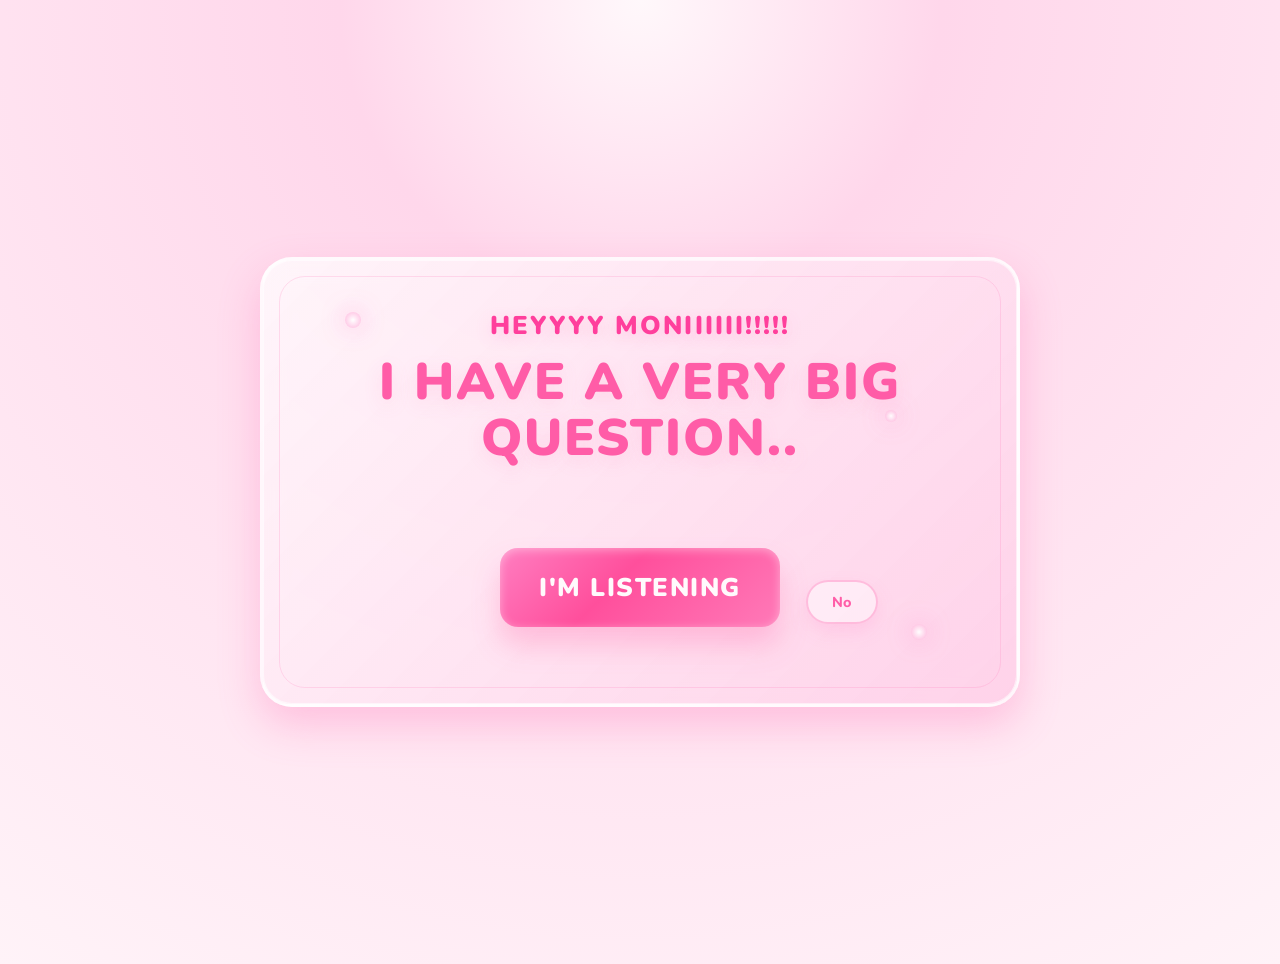
<file: index.html>
<!DOCTYPE html>
<html lang="en">
  <head>
    <meta charset="UTF-8" />
    <meta name="viewport" content="width=device-width, initial-scale=1.0" />
    <title>Hey Moniiiii</title>
    <link rel="preconnect" href="https://fonts.googleapis.com" />
    <link rel="preconnect" href="https://fonts.gstatic.com" crossorigin />
    <link href="https://fonts.googleapis.com/css2?family=Nunito:wght@400;600;700;800;900&display=swap" rel="stylesheet" />
    <link rel="stylesheet" href="styles.css" />
  </head>
  <body>
    <div class="heart-field" aria-hidden="true"></div>

    <main class="page-shell">
      <section class="message-card" aria-label="Question card">
        <div class="spark spark-one"></div>
        <div class="spark spark-two"></div>
        <div class="spark spark-three"></div>

        <p class="intro">HEYYYY MONIIIIII!!!!!</p>
        <h1>I HAVE A VERY BIG QUESTION..</h1>

        <div class="actions" aria-label="Answer choices">
          <button id="listenBtn" class="listen-btn" type="button">I'M LISTENING</button>
        </div>

        <button id="noBtn" class="no-btn" type="button" aria-label="No">No</button>

        <p id="responseText" class="response" hidden>
          You already had my attention. <span>❤</span>
        </p>
      </section>
    </main>

    <script src="script.js"></script>
  </body>
</html>
</file>
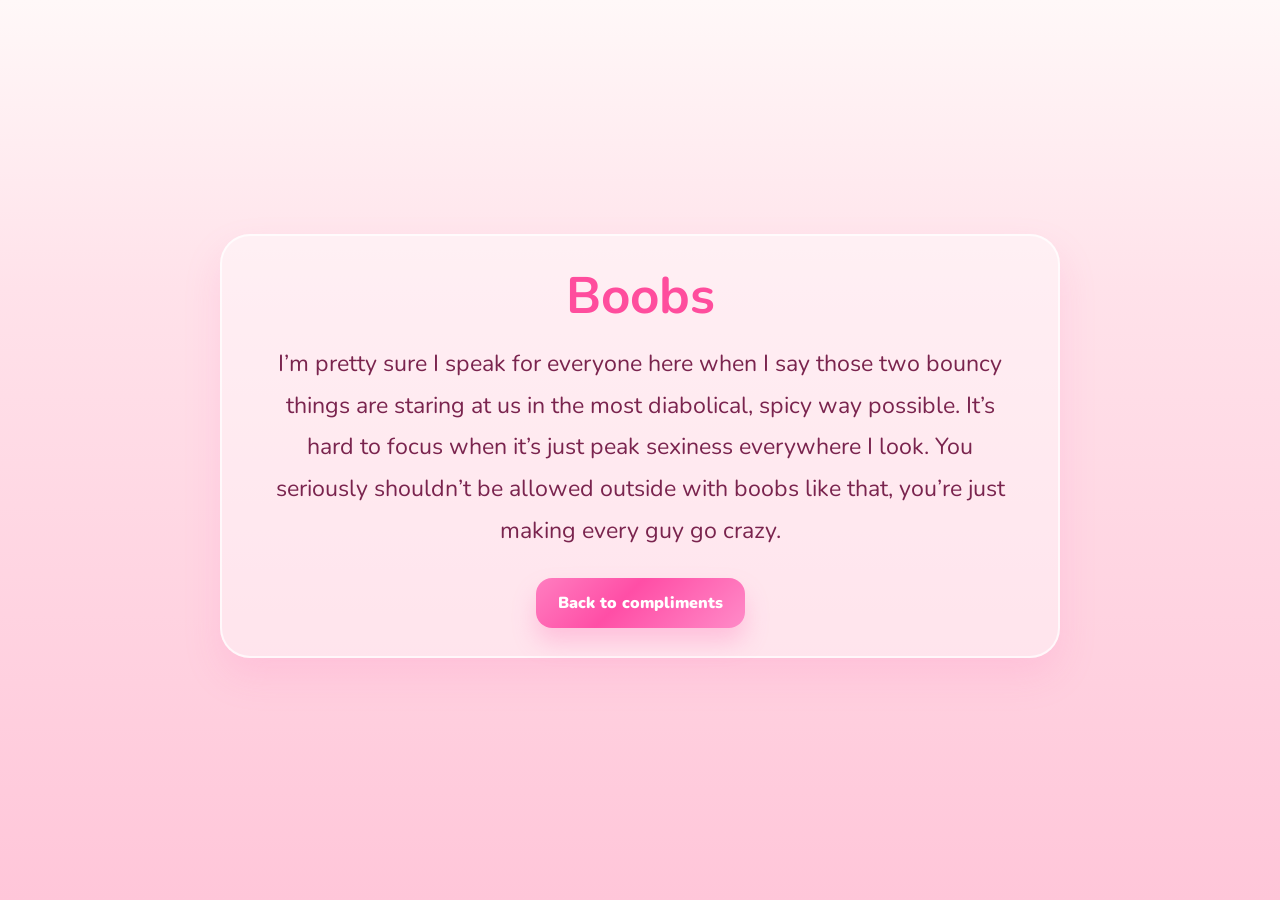
<file: boobs-page.html>
<!DOCTYPE html>
<html lang="en">
  <head>
    <meta charset="UTF-8" />
    <meta name="viewport" content="width=device-width, initial-scale=1.0" />
    <title>Boobs</title>
    <link rel="preconnect" href="https://fonts.googleapis.com" />
    <link rel="preconnect" href="https://fonts.gstatic.com" crossorigin />
    <link href="https://fonts.googleapis.com/css2?family=Nunito:wght@400;600;700;800;900&display=swap" rel="stylesheet" />
    <link rel="stylesheet" href="styles.css" />
    <style>
      body {
        background: linear-gradient(180deg, #fff8f8 0%, #ffe2ea 32%, #ffc6d9 100%);
        min-height: 100vh;
        overflow-x: hidden;
        padding: 32px 0 40px;
      }

      .heart-field {
        position: fixed;
        inset: 0;
        overflow: hidden;
        pointer-events: none;
        z-index: 0;
      }

      .heart {
        position: absolute;
        top: -20%;
        font-size: 1.1rem;
        color: rgba(255, 115, 186, 0.8);
        text-shadow: 0 0 12px rgba(255, 163, 210, 0.7);
        animation: floatHeart linear forwards;
        opacity: 0;
      }

      .spark-pop {
        position: absolute;
        top: 50%;
        left: 50%;
        font-size: 2rem;
        color: rgba(255, 106, 168, 0.9);
        text-shadow: 0 0 12px rgba(255, 154, 208, 0.7);
        animation: sparkFloat 2.4s ease-out forwards;
        opacity: 0;
        pointer-events: none;
      }

      @keyframes floatHeart {
        0% {
          transform: translate3d(0, 0, 0) scale(0.6) rotate(0deg);
          opacity: 0;
        }
        15% {
          opacity: 0.9;
        }
        100% {
          transform: translate3d(var(--drift), 110vh, 0) scale(1.3) rotate(18deg);
          opacity: 0;
        }
      }

      @keyframes sparkFloat {
        0% {
          opacity: 0;
          transform: translate(-50%, 0) scale(0.8) rotate(0deg);
        }
        15% {
          opacity: 1;
        }
        100% {
          opacity: 0;
          transform: translate(
            calc(-50% + var(--spark-x, 0px)),
            calc(-28px + var(--spark-y, -18px))
          ) scale(1.4) rotate(16deg);
        }
      }

      .compliment-card {
        position: relative;
        z-index: 1;
        width: min(92vw, 840px);
        margin: 0 auto;
        padding: 32px 24px 28px;
        border-radius: 30px;
        background: rgba(255, 255, 255, 0.42);
        border: 2px solid rgba(255,255,255,0.7);
        box-shadow: 0 18px 36px rgba(255, 124, 187, 0.18);
        text-align: center;
      }

      .compliment-card h1 {
        margin: 0 0 18px;
        font-size: clamp(2.2rem, 4vw, 4rem);
        line-height: 1.1;
        color: #ff4d9d;
      }

      .compliment-card p {
        margin: 0 auto;
        max-width: 760px;
        font-size: clamp(1.1rem, 2vw, 1.45rem);
        line-height: 1.8;
        color: #7a244e;
      }

      .back-btn {
        display: inline-block;
        margin-top: 26px;
        border: none;
        border-radius: 16px;
        background: linear-gradient(135deg, #ff7ec0 0%, #ff4ea6 42%, #ff8bc8 100%);
        color: white;
        padding: 14px 22px;
        font-size: 1rem;
        font-weight: 900;
        cursor: pointer;
        box-shadow: 0 14px 24px rgba(255, 98, 172, 0.28);
      }
    </style>
  </head>
  <body>
    <div class="heart-field" aria-hidden="true"></div>

    <main class="compliment-card">
      <h1>Boobs</h1>
      <p>
        I’m pretty sure I speak for everyone here when I say those two bouncy things are staring at us in the most
        diabolical, spicy way possible. It’s hard to focus when it’s just peak sexiness everywhere I look.
        You seriously shouldn’t be allowed outside with boobs like that, you’re just making every guy go crazy.
      </p>

      <button class="back-btn" type="button">Back to compliments</button>
    </main>

    <script>
      const heartField = document.querySelector('.heart-field');
      const backBtn = document.querySelector('.back-btn');

      backBtn.addEventListener('click', () => {
        window.location.href = 'compliments-page.html';
      });

      function createHeart() {
        if (!heartField) return;
        const heart = document.createElement('span');
        const symbols = ['❤', '♥', '♡'];
        heart.className = 'heart';
        heart.textContent = symbols[Math.floor(Math.random() * symbols.length)];
        heart.style.left = `${Math.random() * 100}%`;
        heart.style.animationDuration = `${8 + Math.random() * 7}s`;
        heart.style.fontSize = `${0.9 + Math.random() * 1.8}rem`;
        heart.style.setProperty('--drift', `${(Math.random() - 0.5) * 180}px`);
        heartField.appendChild(heart);
        setTimeout(() => heart.remove(), 15000);
      }

      function createSparkPop() {
        const spark = document.createElement('span');
        spark.className = 'spark-pop';
        const emojis = ['🔥', '✨', '😍', '💥'];
        spark.textContent = emojis[Math.floor(Math.random() * emojis.length)];
        spark.style.left = `${18 + Math.random() * 64}%`;
        spark.style.top = `${18 + Math.random() * 62}%`;
        spark.style.setProperty('--spark-x', `${(Math.random() - 0.5) * 150}px`);
        spark.style.setProperty('--spark-y', `${(Math.random() - 0.5) * 140}px`);
        document.body.appendChild(spark);
        setTimeout(() => spark.remove(), 2400);
      }

      for (let i = 0; i < 18; i += 1) {
        setTimeout(createHeart, i * 260);
      }

      for (let i = 0; i < 10; i += 1) {
        setTimeout(createSparkPop, i * 420);
      }

      setInterval(createHeart, 520);
      setInterval(createSparkPop, 1800);
    </script>
  </body>
</html>
</file>
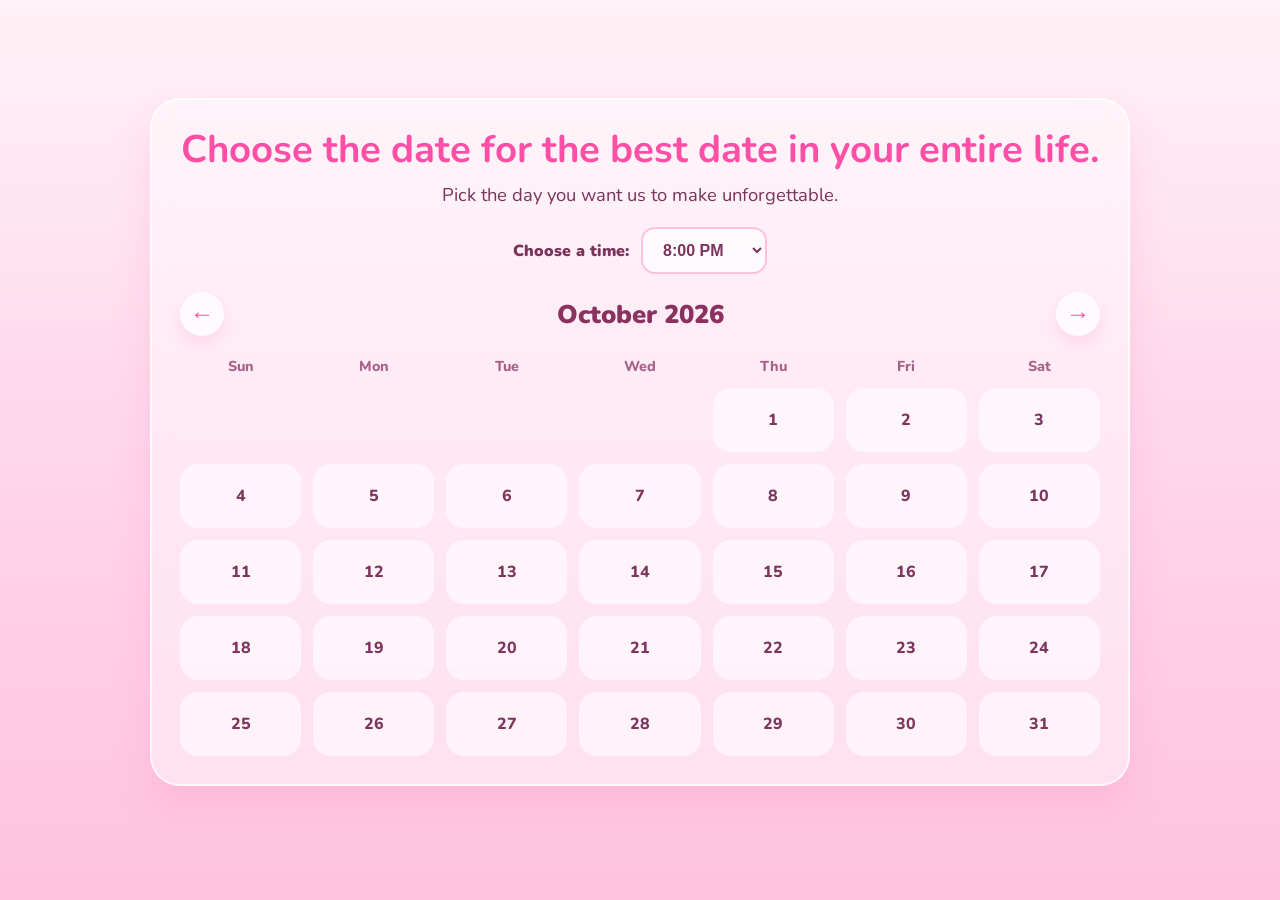
<file: calendar-forever.html>
<!DOCTYPE html>
<html lang="en">
  <head>
    <meta charset="UTF-8" />
    <meta name="viewport" content="width=device-width, initial-scale=1.0" />
    <title>Choose Our Date</title>
    <link rel="preconnect" href="https://fonts.googleapis.com" />
    <link rel="preconnect" href="https://fonts.gstatic.com" crossorigin />
    <link href="https://fonts.googleapis.com/css2?family=Nunito:wght@400;600;700;800;900&display=swap" rel="stylesheet" />
    <link rel="stylesheet" href="styles.css" />
    <style>
      body {
        background: linear-gradient(180deg, #fff2f7 0%, #ffd8ec 45%, #ffc2df 100%);
        min-height: 100vh;
        overflow-x: hidden;
        padding: 24px 0 40px;
      }

      .heart-field {
        position: fixed;
        inset: 0;
        overflow: hidden;
        pointer-events: none;
        z-index: 0;
      }

      .heart {
        position: absolute;
        top: -20%;
        font-size: 1.1rem;
        color: rgba(255, 122, 184, 0.8);
        text-shadow: 0 0 12px rgba(255, 146, 206, 0.7);
        animation: floatHeart linear forwards;
        opacity: 0;
      }

      @keyframes floatHeart {
        0% {
          transform: translate3d(0, 0, 0) scale(0.6) rotate(0deg);
          opacity: 0;
        }
        15% {
          opacity: 0.9;
        }
        100% {
          transform: translate3d(var(--drift), 120vh, 0) scale(1.3) rotate(18deg);
          opacity: 0;
        }
      }

      .calendar-shell {
        position: relative;
        z-index: 1;
        width: min(92vw, 980px);
        padding: 28px;
        border-radius: 30px;
        background: rgba(255, 255, 255, 0.45);
        border: 2px solid rgba(255,255,255,0.7);
        box-shadow: 0 18px 36px rgba(255, 118, 177, 0.18);
        backdrop-filter: blur(10px);
      }

      .calendar-top {
        text-align: center;
        margin-bottom: 20px;
      }

      .calendar-top h2 {
        margin: 0;
        font-size: clamp(2rem, 3vw, 3rem);
        color: #ff4ea6;
        line-height: 1.15;
      }

      .calendar-top p {
        margin: 10px auto 0;
        max-width: 660px;
        font-size: 1.15rem;
        color: #7a335c;
      }

      .time-picker-wrap {
        display: flex;
        align-items: center;
        justify-content: center;
        gap: 12px;
        margin: 18px auto 0;
        flex-wrap: wrap;
      }

      .time-label {
        font-size: 1rem;
        font-weight: 900;
        color: #7a335c;
      }

      .time-picker {
        padding: 12px 16px;
        border: 2px solid rgba(255, 107, 176, 0.4);
        border-radius: 14px;
        background: rgba(255,255,255,0.7);
        color: #7a335c;
        font-size: 1rem;
        font-weight: 800;
      }

      .month-bar {
        display: flex;
        align-items: center;
        justify-content: space-between;
        gap: 12px;
        margin: 18px 0 20px;
      }

      .month-nav-btn {
        width: 44px;
        height: 44px;
        border: none;
        border-radius: 50%;
        background: rgba(255,255,255,0.72);
        color: #ff4ea6;
        font-size: 1.5rem;
        font-weight: 900;
        cursor: pointer;
        box-shadow: 0 8px 16px rgba(255, 120, 180, 0.18);
      }

      .month-label {
        flex: 1;
        text-align: center;
        font-size: clamp(1.2rem, 2vw, 1.8rem);
        font-weight: 900;
        color: #8a325f;
      }

      .calendar-grid {
        display: grid;
        grid-template-columns: repeat(7, minmax(52px, 1fr));
        gap: 12px;
        margin-top: 20px;
      }

      .day-name {
        text-align: center;
        font-size: 0.9rem;
        font-weight: 800;
        color: #8f3f6d;
        opacity: 0.8;
      }

      .day {
        border: none;
        min-height: 64px;
        border-radius: 18px;
        background: rgba(255,255,255,0.58);
        color: #7d355f;
        font-size: 1rem;
        font-weight: 800;
        cursor: pointer;
        transition: transform 0.2s ease, box-shadow 0.2s ease, background 0.2s ease;
      }

      .day:hover {
        transform: translateY(-2px);
        background: rgba(255, 207, 230, 0.9);
        box-shadow: 0 8px 18px rgba(255, 119, 179, 0.18);
      }

      .day.empty {
        background: transparent;
        box-shadow: none;
        cursor: default;
      }

      .day.selected {
        background: linear-gradient(135deg, #ff83c4, #ff4ea6);
        color: white;
        box-shadow: 0 10px 20px rgba(255, 94, 168, 0.3);
      }

    </style>
  </head>
  <body>
    <div class="heart-field" aria-hidden="true"></div>

    <main class="calendar-shell">
      <div class="calendar-top">
        <h2>Choose the date for the best date in your entire life.</h2>
        <p>Pick the day you want us to make unforgettable.</p>
      </div>

      <div class="time-picker-wrap">
        <label class="time-label" for="timePicker">Choose a time:</label>
        <select id="timePicker" class="time-picker">
          <option value="7:00 PM">7:00 PM</option>
          <option value="7:30 PM">7:30 PM</option>
          <option value="8:00 PM" selected>8:00 PM</option>
          <option value="8:30 PM">8:30 PM</option>
          <option value="9:00 PM">9:00 PM</option>
          <option value="9:30 PM">9:30 PM</option>
          <option value="10:00 PM">10:00 PM</option>
        </select>
      </div>

      <div class="month-bar" aria-label="Choose month">
        <button type="button" class="month-nav-btn" id="prevMonth" aria-label="Previous month">←</button>
        <div class="month-label" id="monthLabel">October 2026</div>
        <button type="button" class="month-nav-btn" id="nextMonth" aria-label="Next month">→</button>
      </div>

      <div class="calendar-grid" id="calendarGrid"></div>

    </main>

    <script>
      const calendarGrid = document.getElementById('calendarGrid');
      const monthLabel = document.getElementById('monthLabel');
      const prevMonthBtn = document.getElementById('prevMonth');
      const nextMonthBtn = document.getElementById('nextMonth');
      const timePicker = document.getElementById('timePicker');
      const days = ['Sun', 'Mon', 'Tue', 'Wed', 'Thu', 'Fri', 'Sat'];

      const startMonth = new Date(2026, 9, 1);
      let currentMonthDate = new Date(startMonth.getFullYear(), startMonth.getMonth(), 1);

      function renderMonth() {
        const month = currentMonthDate.getMonth();
        const year = currentMonthDate.getFullYear();
        const monthStart = new Date(year, month, 1);
        const monthEnd = new Date(year, month + 1, 0);
        const firstDayIndex = monthStart.getDay();
        const totalDays = monthEnd.getDate();

        calendarGrid.innerHTML = '';
        monthLabel.textContent = `${monthStart.toLocaleString('en-US', { month: 'long' })} ${year}`;

        days.forEach((day) => {
          const cell = document.createElement('div');
          cell.className = 'day-name';
          cell.textContent = day;
          calendarGrid.appendChild(cell);
        });

        for (let i = 0; i < firstDayIndex; i += 1) {
          const empty = document.createElement('button');
          empty.type = 'button';
          empty.className = 'day empty';
          empty.disabled = true;
          calendarGrid.appendChild(empty);
        }

        for (let day = 1; day <= totalDays; day += 1) {
          const btn = document.createElement('button');
          btn.type = 'button';
          btn.className = 'day';
          btn.textContent = day;

          btn.addEventListener('click', () => {
            document.querySelectorAll('.day:not(.empty)').forEach((d) => d.classList.remove('selected'));
            btn.classList.add('selected');

            const selectedDate = new Date(year, month, day);
            localStorage.setItem('selectedDate', selectedDate.toISOString());
            localStorage.setItem('selectedTime', timePicker.value);
            window.location.href = 'restaurant.html';
          });

          calendarGrid.appendChild(btn);
        }
      }

      prevMonthBtn.addEventListener('click', () => {
        const nextMonth = new Date(currentMonthDate.getFullYear(), currentMonthDate.getMonth() - 1, 1);
        if (nextMonth < startMonth) {
          return;
        }

        currentMonthDate = nextMonth;
        renderMonth();
      });

      nextMonthBtn.addEventListener('click', () => {
        currentMonthDate = new Date(currentMonthDate.getFullYear(), currentMonthDate.getMonth() + 1, 1);
        renderMonth();
      });

      const heartField = document.querySelector('.heart-field');
      function createHeart() {
        if (!heartField) return;
        const heart = document.createElement('span');
        const symbols = ['❤', '♥', '♡'];
        heart.className = 'heart';
        heart.textContent = symbols[Math.floor(Math.random() * symbols.length)];
        heart.style.left = `${Math.random() * 100}%`;
        heart.style.animationDuration = `${8 + Math.random() * 7}s`;
        heart.style.fontSize = `${0.9 + Math.random() * 1.7}rem`;
        heart.style.setProperty('--drift', `${(Math.random() - 0.5) * 180}px`);
        heartField.appendChild(heart);
        setTimeout(() => heart.remove(), 15000);
      }

      renderMonth();

      for (let i = 0; i < 18; i += 1) {
        setTimeout(createHeart, i * 260);
      }

      setInterval(createHeart, 500);
    </script>
  </body>
</html>
</file>
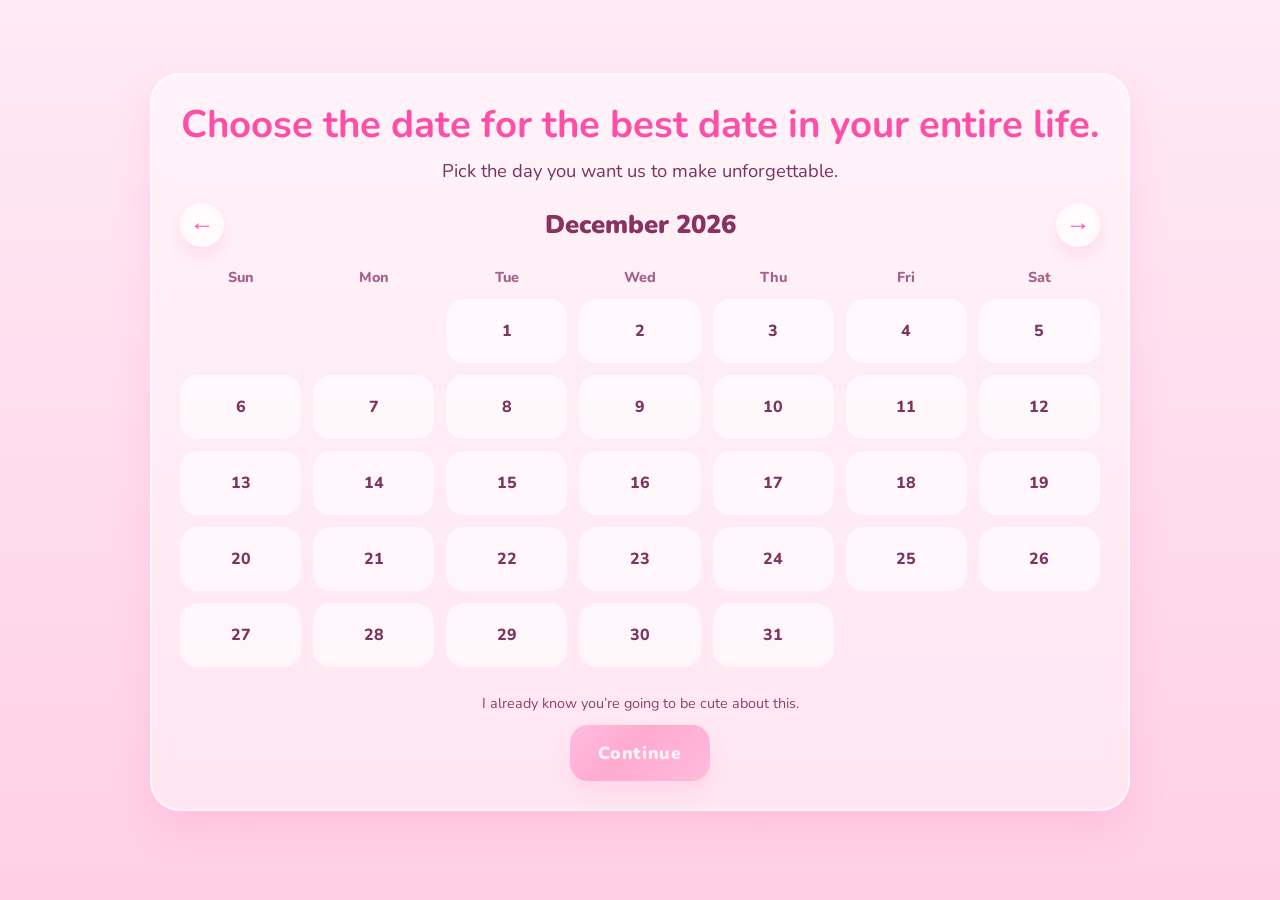
<file: calendar.html>
<!DOCTYPE html>
<html lang="en">
  <head>
    <meta charset="UTF-8" />
    <meta name="viewport" content="width=device-width, initial-scale=1.0" />
    <title>Choose Our Date</title>
    <link rel="preconnect" href="https://fonts.googleapis.com" />
    <link rel="preconnect" href="https://fonts.gstatic.com" crossorigin />
    <link href="https://fonts.googleapis.com/css2?family=Nunito:wght@400;600;700;800;900&display=swap" rel="stylesheet" />
    <link rel="stylesheet" href="styles.css" />
    <style>
      body {
        background: linear-gradient(180deg, #ffeaf5 0%, #ffcfe6 100%);
        min-height: 100vh;
        overflow-x: hidden;
        padding: 24px 0 40px;
      }

      .heart-field {
        position: fixed;
        inset: 0;
        overflow: hidden;
        pointer-events: none;
        z-index: 0;
      }

      .heart {
        position: absolute;
        top: -20%;
        font-size: 1.1rem;
        color: rgba(255, 122, 184, 0.8);
        text-shadow: 0 0 12px rgba(255, 146, 206, 0.7);
        animation: floatHeart linear forwards;
        opacity: 0;
      }

      @keyframes floatHeart {
        0% {
          transform: translate3d(0, 0, 0) scale(0.6) rotate(0deg);
          opacity: 0;
        }
        15% {
          opacity: 0.9;
        }
        100% {
          transform: translate3d(var(--drift), 110vh, 0) scale(1.3) rotate(18deg);
          opacity: 0;
        }
      }

      .calendar-shell {
        position: relative;
        z-index: 1;
        width: min(92vw, 980px);
        padding: 28px;
        border-radius: 30px;
        background: rgba(255, 255, 255, 0.45);
        border: 2px solid rgba(255,255,255,0.65);
        box-shadow: 0 18px 36px rgba(255, 118, 177, 0.18);
        backdrop-filter: blur(10px);
      }

      .calendar-top {
        text-align: center;
        margin-bottom: 20px;
      }

      .calendar-top h2 {
        margin: 0;
        font-size: clamp(2rem, 3vw, 3rem);
        color: #ff4ea6;
        line-height: 1.15;
      }

      .calendar-top p {
        margin: 10px auto 0;
        max-width: 640px;
        font-size: 1.15rem;
        color: #7a335c;
      }

      .month-bar {
        display: flex;
        align-items: center;
        justify-content: space-between;
        gap: 12px;
        margin: 18px 0 20px;
      }

      .month-nav-btn {
        width: 44px;
        height: 44px;
        border: none;
        border-radius: 50%;
        background: rgba(255,255,255,0.72);
        color: #ff4ea6;
        font-size: 1.5rem;
        font-weight: 900;
        cursor: pointer;
        box-shadow: 0 8px 16px rgba(255, 120, 180, 0.18);
      }

      .month-label {
        flex: 1;
        text-align: center;
        font-size: clamp(1.2rem, 2vw, 1.8rem);
        font-weight: 900;
        color: #8a325f;
      }

      .calendar-grid {
        display: grid;
        grid-template-columns: repeat(7, minmax(52px, 1fr));
        gap: 12px;
        margin-top: 20px;
      }

      .day-name {
        text-align: center;
        font-size: 0.9rem;
        font-weight: 800;
        color: #8f3f6d;
        opacity: 0.8;
      }

      .day {
        border: none;
        min-height: 64px;
        border-radius: 18px;
        background: rgba(255,255,255,0.58);
        color: #7d355f;
        font-size: 1rem;
        font-weight: 800;
        cursor: pointer;
        transition: transform 0.2s ease, box-shadow 0.2s ease, background 0.2s ease;
      }

      .day:hover {
        transform: translateY(-2px);
        background: rgba(255, 207, 230, 0.9);
        box-shadow: 0 8px 18px rgba(255, 119, 179, 0.18);
      }

      .day.empty {
        background: transparent;
        box-shadow: none;
        cursor: default;
      }

      .day.selected {
        background: linear-gradient(135deg, #ff83c4, #ff4ea6);
        color: white;
        box-shadow: 0 10px 20px rgba(255, 94, 168, 0.3);
      }

      .calendar-footer {
        text-align: center;
        margin-top: 26px;
      }

      .calendar-footer .small-note {
        font-size: 0.9rem;
        color: #8d416a;
        margin-bottom: 12px;
        min-height: 20px;
      }

      .next-btn {
        display: inline-block;
        border: none;
        border-radius: 18px;
        background: linear-gradient(135deg, #ff7ec1 0%, #ff4f9c 42%, #ff7ab8 100%);
        color: white;
        padding: 16px 28px;
        font-size: 1.1rem;
        font-weight: 900;
        letter-spacing: 0.04em;
        cursor: pointer;
        box-shadow: 0 14px 22px rgba(255, 92, 167, 0.28);
      }

      .next-btn:disabled {
        opacity: 0.4;
        cursor: not-allowed;
      }
    </style>
  </head>
  <body>
    <div class="heart-field" aria-hidden="true"></div>

    <main class="calendar-shell">
      <div class="calendar-top">
        <h2>Choose the date for the best date in your entire life.</h2>
        <p>Pick the day you want us to make unforgettable.</p>
      </div>

      <div class="month-bar" aria-label="Choose month">
        <button type="button" class="month-nav-btn" id="prevMonth" aria-label="Previous month">←</button>
        <div class="month-label" id="monthLabel">September 2026</div>
        <button type="button" class="month-nav-btn" id="nextMonth" aria-label="Next month">→</button>
      </div>

      <div class="calendar-grid" id="calendarGrid"></div>

      <div class="calendar-footer">
        <div class="small-note" id="selectedDateLabel">I already know you’re going to be cute about this.</div>
        <button id="continueBtn" class="next-btn" type="button" disabled>Continue</button>
      </div>
    </main>

    <script>
      const calendarGrid = document.getElementById('calendarGrid');
      const selectedDateLabel = document.getElementById('selectedDateLabel');
      const continueBtn = document.getElementById('continueBtn');
      const monthLabel = document.getElementById('monthLabel');
      const prevMonthBtn = document.getElementById('prevMonth');
      const nextMonthBtn = document.getElementById('nextMonth');
      const days = ['Sun', 'Mon', 'Tue', 'Wed', 'Thu', 'Fri', 'Sat'];

      const today = new Date();
      let currentMonthDate = new Date(today.getFullYear(), today.getMonth(), 1);
      let selectedDate = null;

      function renderMonth() {
        const month = currentMonthDate.getMonth();
        const year = currentMonthDate.getFullYear();
        const monthStart = new Date(year, month, 1);
        const monthEnd = new Date(year, month + 1, 0);
        const firstDayIndex = monthStart.getDay();
        const totalDays = monthEnd.getDate();

        calendarGrid.innerHTML = '';
        monthLabel.textContent = `${monthStart.toLocaleString('en-US', { month: 'long' })} ${year}`;

        days.forEach((day) => {
          const cell = document.createElement('div');
          cell.className = 'day-name';
          cell.textContent = day;
          calendarGrid.appendChild(cell);
        });

        for (let i = 0; i < firstDayIndex; i += 1) {
          const empty = document.createElement('button');
          empty.type = 'button';
          empty.className = 'day empty';
          empty.disabled = true;
          calendarGrid.appendChild(empty);
        }

        for (let day = 1; day <= totalDays; day += 1) {
          const btn = document.createElement('button');
          btn.type = 'button';
          btn.className = 'day';
          btn.textContent = day;

          btn.addEventListener('click', () => {
            selectedDate = new Date(year, month, day);
            document.querySelectorAll('.day:not(.empty)').forEach((d) => d.classList.remove('selected'));
            btn.classList.add('selected');
            selectedDateLabel.textContent = 'This one feels right, huh?';
            continueBtn.disabled = false;
            showPopup('Aww, not yet, cutie — press continue 💖');
          });

          calendarGrid.appendChild(btn);
        }
      }

      function showPopup(message) {
        const popup = document.createElement('div');
        popup.innerHTML = `💗 ${message} ✨`;
        popup.style.position = 'fixed';
        popup.style.left = '50%';
        popup.style.top = '20px';
        popup.style.transform = 'translateX(-50%)';
        popup.style.background = 'linear-gradient(135deg, rgba(255,255,255,0.96), rgba(255, 220, 236, 0.92))';
        popup.style.color = '#ff4ea6';
        popup.style.border = '2px solid rgba(255, 165, 210, 0.65)';
        popup.style.borderRadius = '999px';
        popup.style.padding = '12px 18px';
        popup.style.boxShadow = '0 14px 30px rgba(255, 110, 176, 0.22), 0 0 20px rgba(255, 165, 210, 0.35)';
        popup.style.fontWeight = '900';
        popup.style.fontSize = '0.9rem';
        popup.style.letterSpacing = '0.04em';
        popup.style.zIndex = '20';
        popup.style.maxWidth = '92vw';
        popup.style.textAlign = 'center';
        popup.style.whiteSpace = 'nowrap';
        document.body.appendChild(popup);
        setTimeout(() => popup.remove(), 2500);
      }

      prevMonthBtn.addEventListener('click', () => {
        currentMonthDate = new Date(currentMonthDate.getFullYear(), currentMonthDate.getMonth() - 1, 1);
        selectedDate = null;
        continueBtn.disabled = true;
        selectedDateLabel.textContent = 'I already know you’re going to be cute about this.';
        renderMonth();
      });

      nextMonthBtn.addEventListener('click', () => {
        currentMonthDate = new Date(currentMonthDate.getFullYear(), currentMonthDate.getMonth() + 1, 1);
        selectedDate = null;
        continueBtn.disabled = true;
        selectedDateLabel.textContent = 'I already know you’re going to be cute about this.';
        renderMonth();
      });

      continueBtn.addEventListener('click', () => {
        if (!selectedDate) {
          showPopup('Pick a date first, pretty girl 💕');
          return;
        }

        localStorage.setItem('selectedDate', selectedDate.toISOString());
        window.location.href = 'final-page.html';
      });

      const heartField = document.querySelector('.heart-field');
      function createHeart() {
        if (!heartField) return;
        const heart = document.createElement('span');
        const symbols = ['❤', '♥', '♡'];
        heart.className = 'heart';
        heart.textContent = symbols[Math.floor(Math.random() * symbols.length)];
        heart.style.left = `${Math.random() * 100}%`;
        heart.style.animationDuration = `${8 + Math.random() * 7}s`;
        heart.style.fontSize = `${0.9 + Math.random() * 1.7}rem`;
        heart.style.setProperty('--drift', `${(Math.random() - 0.5) * 180}px`);
        heartField.appendChild(heart);
        setTimeout(() => heart.remove(), 15000);
      }

      renderMonth();

      for (let i = 0; i < 18; i += 1) {
        setTimeout(createHeart, i * 260);
      }

      setInterval(createHeart, 500);
    </script>
  </body>
</html>
</file>
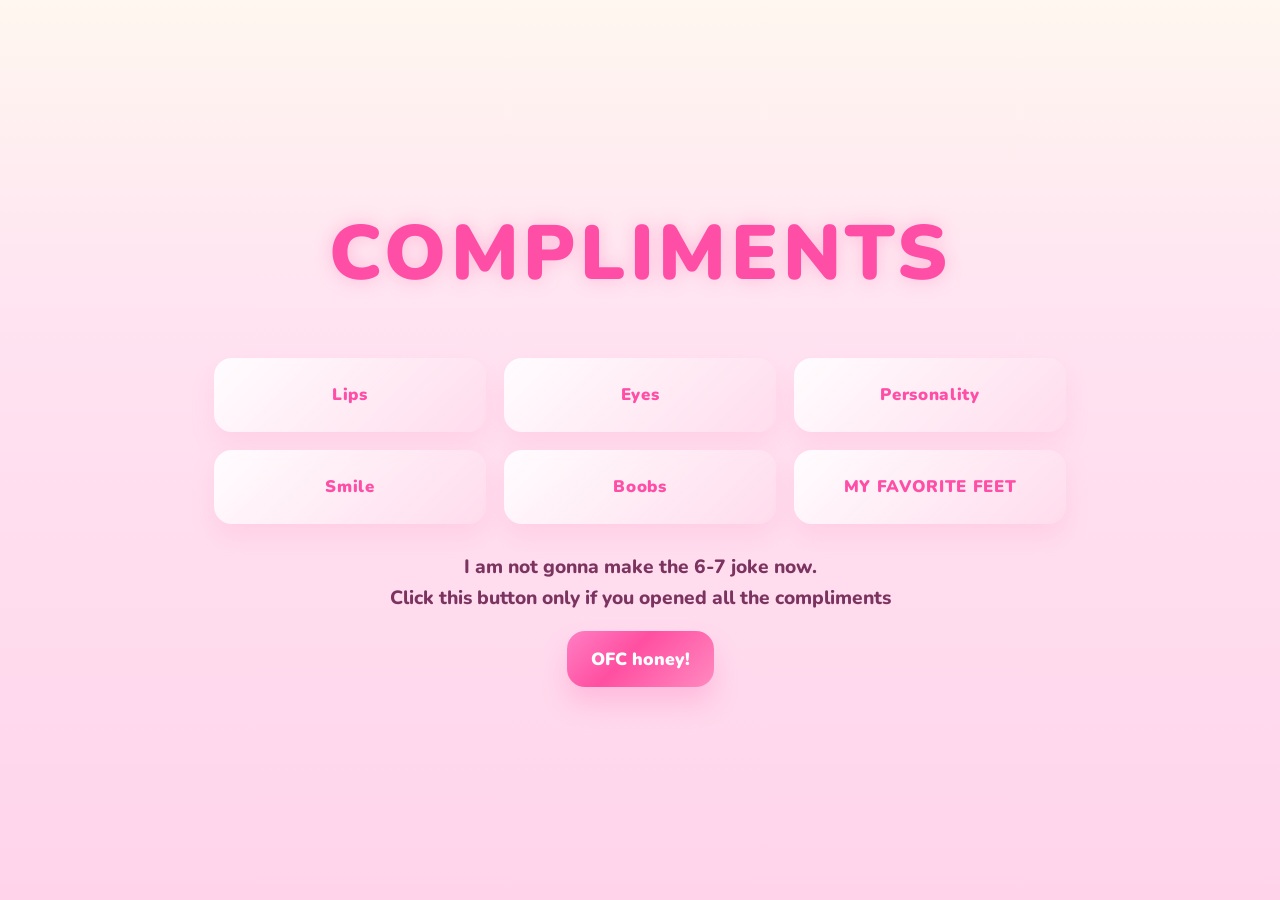
<file: compliments-page.html>
<!DOCTYPE html>
<html lang="en">
  <head>
    <meta charset="UTF-8" />
    <meta name="viewport" content="width=device-width, initial-scale=1.0" />
    <title>Compliments</title>
    <link rel="preconnect" href="https://fonts.googleapis.com" />
    <link rel="preconnect" href="https://fonts.gstatic.com" crossorigin />
    <link href="https://fonts.googleapis.com/css2?family=Nunito:wght@400;600;700;800;900&display=swap" rel="stylesheet" />
    <link rel="stylesheet" href="styles.css" />
    <style>
      body {
        background: linear-gradient(180deg, #fff7f0 0%, #ffe3f1 35%, #ffd4eb 100%);
        min-height: 100vh;
        overflow-x: hidden;
        padding: 28px 0 40px;
      }

      .heart-field {
        position: fixed;
        inset: 0;
        overflow: hidden;
        pointer-events: none;
        z-index: 0;
      }

      .heart {
        position: absolute;
        top: -20%;
        font-size: 1.2rem;
        color: rgba(255, 120, 180, 0.9);
        text-shadow: 0 0 12px rgba(255, 164, 212, 0.8);
        animation: floatHeart linear forwards;
        opacity: 0;
      }

      @keyframes floatHeart {
        0% {
          transform: translate3d(0, 0, 0) scale(0.5) rotate(0deg);
          opacity: 0;
        }
        15% {
          opacity: 1;
        }
        100% {
          transform: translate3d(var(--drift), 120vh, 0) scale(1.5) rotate(18deg);
          opacity: 0;
        }
      }

      .compliments-shell {
        position: relative;
        z-index: 1;
        width: min(92vw, 900px);
        margin: 0 auto;
        padding: 36px 24px;
        text-align: center;
      }

      .title-burst {
        position: relative;
        display: inline-block;
        margin-bottom: 20px;
        font-size: clamp(2.5rem, 6vw, 6rem);
        font-weight: 900;
        letter-spacing: 0.06em;
        color: #ff4ea6;
        text-shadow: 0 0 18px rgba(255, 122, 184, 0.4);
        animation: titlePulse 1.8s ease-in-out infinite alternate;
      }

      @keyframes titlePulse {
        from {
          transform: scale(0.98) translateY(0);
        }
        to {
          transform: scale(1.03) translateY(-4px);
        }
      }

      .xp-burst {
        position: absolute;
        font-weight: 900;
        color: #ff8fc7;
        text-shadow: 0 0 14px rgba(255, 146, 206, 0.6);
        animation: popXP 1.8s ease-in-out forwards;
        opacity: 0;
      }

      @keyframes popXP {
        0% {
          opacity: 0;
          transform: translate(-50%, 0) scale(0.7);
        }
        15% {
          opacity: 1;
        }
        100% {
          opacity: 0;
          transform: translate(-50%, -80px) scale(1.2);
        }
      }

      .compliment-grid {
        display: grid;
        grid-template-columns: repeat(3, minmax(150px, 1fr));
        gap: 18px;
        margin-top: 32px;
      }

      .compliment-btn {
        display: inline-flex;
        align-items: center;
        justify-content: center;
        min-height: 74px;
        padding: 16px 18px;
        border: none;
        border-radius: 18px;
        background: linear-gradient(135deg, rgba(255,255,255,0.9), rgba(255, 219, 236, 0.82));
        color: #ff4ea6;
        font-size: 1.05rem;
        font-weight: 900;
        letter-spacing: 0.04em;
        box-shadow: 0 12px 24px rgba(255, 120, 180, 0.14);
        cursor: pointer;
        transition: transform 0.18s ease, box-shadow 0.18s ease;
      }

      .compliment-btn:hover {
        transform: translateY(-3px) scale(1.02);
        box-shadow: 0 16px 28px rgba(255, 120, 180, 0.2);
      }

      .footer-note {
        margin-top: 28px;
        text-align: center;
        color: #7b335f;
        font-size: clamp(1rem, 1.5vw, 1.3rem);
        font-weight: 800;
        line-height: 1.6;
      }

      .final-btn {
        display: inline-block;
        margin-top: 18px;
        padding: 16px 24px;
        border: none;
        border-radius: 18px;
        background: linear-gradient(135deg, #ff7fc4 0%, #ff4fa1 42%, #ff8ac0 100%);
        color: white;
        font-size: 1.1rem;
        font-weight: 900;
        box-shadow: 0 16px 26px rgba(255, 111, 179, 0.28);
        cursor: pointer;
      }

      @media (max-width: 640px) {
        .compliment-grid {
          grid-template-columns: repeat(2, minmax(130px, 1fr));
        }
      }
    </style>
  </head>
  <body>
    <div class="heart-field" aria-hidden="true"></div>

    <main class="compliments-shell">
      <div class="title-burst" id="title">COMPLIMENTS</div>

      <div class="compliment-grid">
        <button class="compliment-btn" type="button" data-page="lips-page.html">Lips</button>
        <button class="compliment-btn" type="button" data-page="eyes-page.html">Eyes</button>
        <button class="compliment-btn" type="button" data-page="personality-page.html">Personality</button>
        <button class="compliment-btn" type="button" data-page="smile-page.html">Smile</button>
        <button class="compliment-btn" type="button" data-page="boobs-page.html">Boobs</button>
        <button class="compliment-btn" type="button" data-page="feet-page.html">MY FAVORITE FEET</button>
      </div>

      <div class="footer-note">
        I am not gonna make the 6-7 joke now.<br />
        Click this button only if you opened all the compliments
      </div>
      <button class="final-btn" type="button">OFC honey!</button>
    </main>

    <script>
      const heartField = document.querySelector('.heart-field');
      const title = document.getElementById('title');

      function createHeart() {
        if (!heartField) return;
        const heart = document.createElement('span');
        const symbols = ['❤', '♥', '♡'];
        heart.className = 'heart';
        heart.textContent = symbols[Math.floor(Math.random() * symbols.length)];
        heart.style.left = `${Math.random() * 100}%`;
        heart.style.animationDuration = `${8 + Math.random() * 7}s`;
        heart.style.fontSize = `${0.9 + Math.random() * 1.8}rem`;
        heart.style.setProperty('--drift', `${(Math.random() - 0.5) * 180}px`);
        heartField.appendChild(heart);
        setTimeout(() => heart.remove(), 15000);
      }

      function spawnBurstText() {
        const burst = document.createElement('div');
        burst.className = 'xp-burst';
        const values = ['+XP', '+LP'];
        burst.textContent = values[Math.floor(Math.random() * values.length)];
        burst.style.left = `${35 + Math.random() * 30}%`;
        burst.style.top = `${25 + Math.random() * 32}%`;
        burst.style.fontSize = `${1.2 + Math.random() * 1.5}rem`;
        title.parentElement.appendChild(burst);
        setTimeout(() => burst.remove(), 1800);
      }

      document.querySelectorAll('.compliment-btn').forEach((button) => {
        button.addEventListener('click', () => {
          const page = button.dataset.page;
          if (page) window.location.href = page;
        });
      });

      const finalBtn = document.querySelector('.final-btn');
      if (finalBtn) {
        finalBtn.addEventListener('click', () => {
          window.location.href = 'calendar-forever.html';
        });
      }

      for (let i = 0; i < 30; i += 1) {
        setTimeout(createHeart, i * 220);
      }

      for (let i = 0; i < 18; i += 1) {
        setTimeout(spawnBurstText, i * 260);
      }

      setInterval(createHeart, 420);
      setInterval(spawnBurstText, 600);
    </script>
  </body>
</html>
</file>
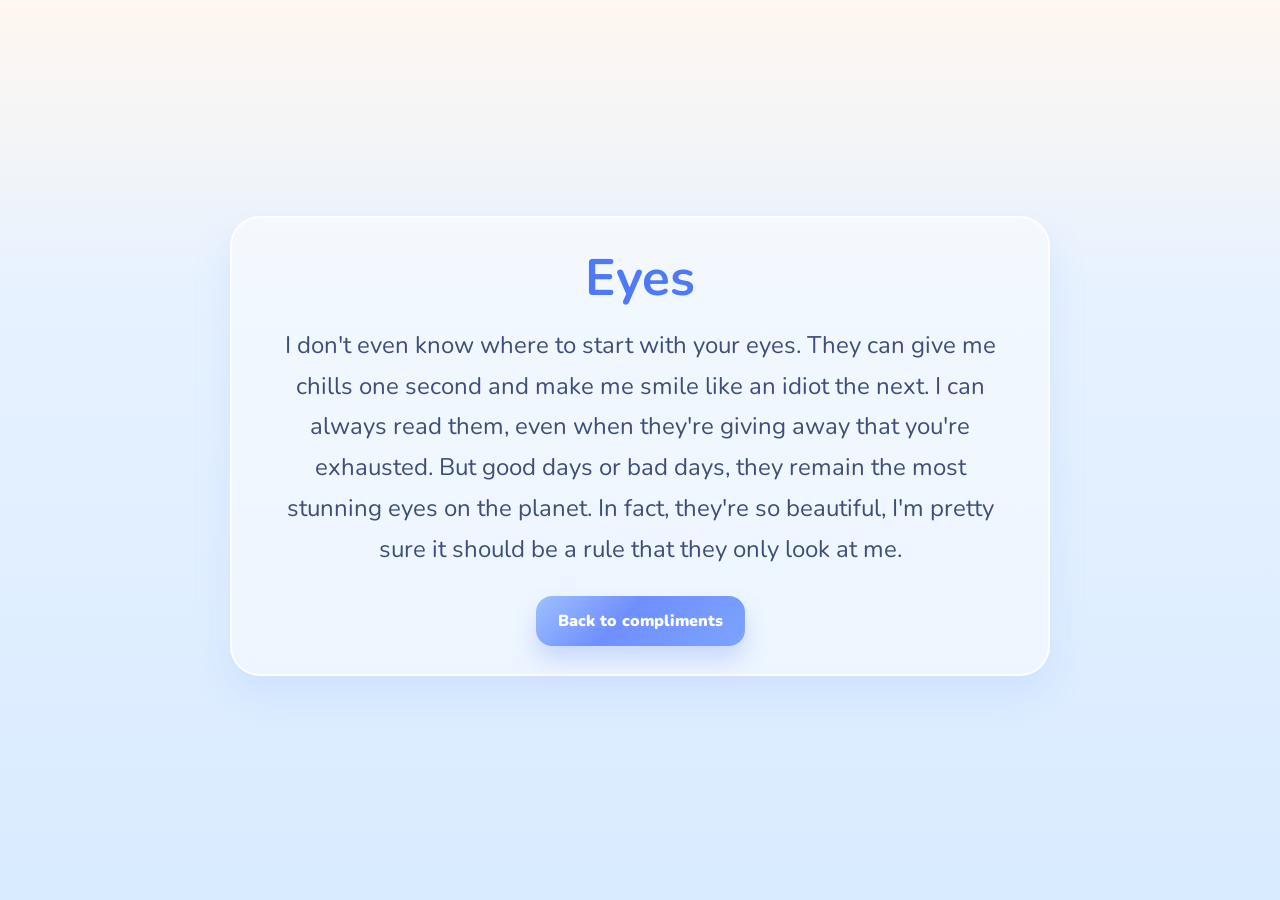
<file: eyes-page.html>
<!DOCTYPE html>
<html lang="en">
  <head>
    <meta charset="UTF-8" />
    <meta name="viewport" content="width=device-width, initial-scale=1.0" />
    <title>Eyes</title>
    <link rel="preconnect" href="https://fonts.googleapis.com" />
    <link rel="preconnect" href="https://fonts.gstatic.com" crossorigin />
    <link href="https://fonts.googleapis.com/css2?family=Nunito:wght@400;600;700;800;900&display=swap" rel="stylesheet" />
    <link rel="stylesheet" href="styles.css" />
    <style>
      body {
        background: linear-gradient(180deg, #fff7f0 0%, #e7f2ff 32%, #d9ebff 100%);
        min-height: 100vh;
        overflow-x: hidden;
        padding: 32px 0 40px;
      }

      .heart-field {
        position: fixed;
        inset: 0;
        overflow: hidden;
        pointer-events: none;
        z-index: 0;
      }

      .heart {
        position: absolute;
        top: -20%;
        font-size: 1.1rem;
        color: rgba(140, 175, 255, 0.8);
        text-shadow: 0 0 12px rgba(160, 185, 255, 0.7);
        animation: floatHeart linear forwards;
        opacity: 0;
      }

      .eye-pop {
        position: absolute;
        top: 50%;
        left: 50%;
        font-size: 1.8rem;
        color: rgba(114, 145, 255, 0.9);
        text-shadow: 0 0 12px rgba(137, 164, 255, 0.8);
        animation: eyeFloat 2.2s ease-out forwards;
        opacity: 0;
        pointer-events: none;
      }

      @keyframes floatHeart {
        0% {
          transform: translate3d(0, 0, 0) scale(0.6) rotate(0deg);
          opacity: 0;
        }
        15% {
          opacity: 0.9;
        }
        100% {
          transform: translate3d(var(--drift), 110vh, 0) scale(1.3) rotate(18deg);
          opacity: 0;
        }
      }

      @keyframes eyeFloat {
        0% {
          opacity: 0;
          transform: translate(-50%, 0) scale(0.8) rotate(0deg);
        }
        15% {
          opacity: 1;
        }
        100% {
          opacity: 0;
          transform: translate(
            calc(-50% + var(--eye-x, 0px)),
            calc(-20px + var(--eye-y, -30px))
          ) scale(1.4) rotate(12deg);
        }
      }

      .compliment-card {
        position: relative;
        z-index: 1;
        width: min(92vw, 820px);
        margin: 0 auto;
        padding: 32px 24px 28px;
        border-radius: 30px;
        background: rgba(255, 255, 255, 0.46);
        border: 2px solid rgba(255,255,255,0.75);
        box-shadow: 0 18px 36px rgba(134, 167, 255, 0.18);
        text-align: center;
      }

      .compliment-card h1 {
        margin: 0 0 18px;
        font-size: clamp(2.2rem, 4vw, 4rem);
        line-height: 1.1;
        color: #4f7af7;
      }

      .compliment-card p {
        margin: 0 auto;
        max-width: 720px;
        font-size: clamp(1.1rem, 2vw, 1.5rem);
        line-height: 1.7;
        color: #3d4f7a;
      }

      .back-btn {
        display: inline-block;
        margin-top: 26px;
        border: none;
        border-radius: 16px;
        background: linear-gradient(135deg, #9ec0ff 0%, #6f8fff 42%, #7ca4ff 100%);
        color: white;
        padding: 14px 22px;
        font-size: 1rem;
        font-weight: 900;
        cursor: pointer;
        box-shadow: 0 14px 24px rgba(103, 138, 255, 0.28);
      }
    </style>
  </head>
  <body>
    <div class="heart-field" aria-hidden="true"></div>

    <main class="compliment-card">
      <h1>Eyes</h1>
      <p>
        I don't even know where to start with your eyes. They can give me chills one second and make me smile like an idiot
        the next. I can always read them, even when they're giving away that you're exhausted. But good days or bad days,
        they remain the most stunning eyes on the planet. In fact, they're so beautiful, I'm pretty sure it should be a rule
        that they only look at me.
      </p>

      <button class="back-btn" type="button">Back to compliments</button>
    </main>

    <script>
      const heartField = document.querySelector('.heart-field');
      const backBtn = document.querySelector('.back-btn');

      backBtn.addEventListener('click', () => {
        window.location.href = 'compliments-page.html';
      });

      function createHeart() {
        if (!heartField) return;
        const heart = document.createElement('span');
        const symbols = ['❤', '♥', '♡'];
        heart.className = 'heart';
        heart.textContent = symbols[Math.floor(Math.random() * symbols.length)];
        heart.style.left = `${Math.random() * 100}%`;
        heart.style.animationDuration = `${8 + Math.random() * 7}s`;
        heart.style.fontSize = `${0.9 + Math.random() * 1.8}rem`;
        heart.style.setProperty('--drift', `${(Math.random() - 0.5) * 180}px`);
        heartField.appendChild(heart);
        setTimeout(() => heart.remove(), 15000);
      }

      function createEyePop() {
        const eye = document.createElement('span');
        eye.className = 'eye-pop';
        eye.textContent = '👀';
        eye.style.left = `${20 + Math.random() * 60}%`;
        eye.style.top = `${18 + Math.random() * 60}%`;
        eye.style.setProperty('--eye-x', `${(Math.random() - 0.5) * 140}px`);
        eye.style.setProperty('--eye-y', `${(Math.random() - 0.5) * 120}px`);
        document.body.appendChild(eye);
        setTimeout(() => eye.remove(), 2200);
      }

      for (let i = 0; i < 18; i += 1) {
        setTimeout(createHeart, i * 260);
      }

      for (let i = 0; i < 9; i += 1) {
        setTimeout(createEyePop, i * 500);
      }

      setInterval(createHeart, 500);
      setInterval(createEyePop, 1800);
    </script>
  </body>
</html>
</file>
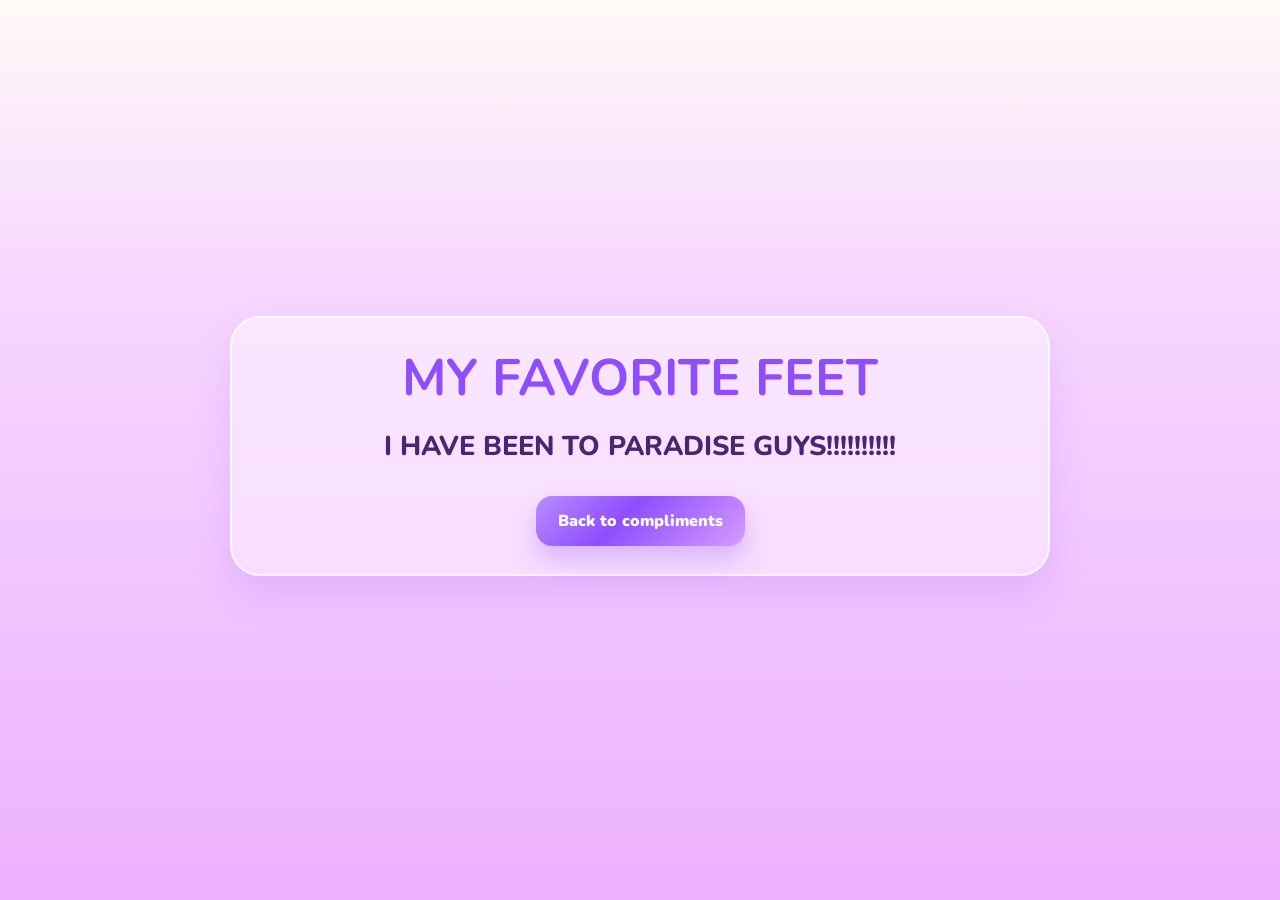
<file: feet-page.html>
<!DOCTYPE html>
<html lang="en">
  <head>
    <meta charset="UTF-8" />
    <meta name="viewport" content="width=device-width, initial-scale=1.0" />
    <title>Feet</title>
    <link rel="preconnect" href="https://fonts.googleapis.com" />
    <link rel="preconnect" href="https://fonts.gstatic.com" crossorigin />
    <link href="https://fonts.googleapis.com/css2?family=Nunito:wght@400;600;700;800;900&display=swap" rel="stylesheet" />
    <link rel="stylesheet" href="styles.css" />
    <style>
      body {
        background: linear-gradient(180deg, #fffaf6 0%, #f7d8ff 30%, #edb1ff 100%);
        min-height: 100vh;
        overflow-x: hidden;
        padding: 32px 0 40px;
      }

      .heart-field {
        position: fixed;
        inset: 0;
        overflow: hidden;
        pointer-events: none;
        z-index: 0;
      }

      .heart {
        position: absolute;
        top: -20%;
        font-size: 1.1rem;
        color: rgba(172, 102, 255, 0.8);
        text-shadow: 0 0 12px rgba(196, 129, 255, 0.7);
        animation: floatHeart linear forwards;
        opacity: 0;
      }

      .feet-pop {
        position: absolute;
        top: 50%;
        left: 50%;
        font-size: 2.2rem;
        color: rgba(153, 102, 255, 0.9);
        text-shadow: 0 0 12px rgba(180, 129, 255, 0.7);
        animation: feetFloat 2.5s ease-out forwards;
        opacity: 0;
        pointer-events: none;
      }

      @keyframes floatHeart {
        0% {
          transform: translate3d(0, 0, 0) scale(0.6) rotate(0deg);
          opacity: 0;
        }
        15% {
          opacity: 0.9;
        }
        100% {
          transform: translate3d(var(--drift), 110vh, 0) scale(1.3) rotate(18deg);
          opacity: 0;
        }
      }

      @keyframes feetFloat {
        0% {
          opacity: 0;
          transform: translate(-50%, 0) scale(0.75) rotate(0deg);
        }
        15% {
          opacity: 1;
        }
        100% {
          opacity: 0;
          transform: translate(
            calc(-50% + var(--feet-x, 0px)),
            calc(-40px + var(--feet-y, -18px))
          ) scale(1.45) rotate(15deg);
        }
      }

      .compliment-card {
        position: relative;
        z-index: 1;
        width: min(92vw, 820px);
        margin: 0 auto;
        padding: 32px 24px 28px;
        border-radius: 30px;
        background: rgba(255, 255, 255, 0.42);
        border: 2px solid rgba(255,255,255,0.7);
        box-shadow: 0 18px 36px rgba(154, 90, 255, 0.18);
        text-align: center;
      }

      .compliment-card h1 {
        margin: 0 0 18px;
        font-size: clamp(2.2rem, 4vw, 4rem);
        line-height: 1.1;
        color: #8f4dff;
      }

      .compliment-card p {
        margin: 0 auto;
        max-width: 720px;
        font-size: clamp(1.2rem, 2.4vw, 1.7rem);
        line-height: 1.7;
        color: #4a2670;
        font-weight: 800;
      }

      .back-btn {
        display: inline-block;
        margin-top: 26px;
        border: none;
        border-radius: 16px;
        background: linear-gradient(135deg, #b98cff 0%, #8f4dff 42%, #d79cff 100%);
        color: white;
        padding: 14px 22px;
        font-size: 1rem;
        font-weight: 900;
        cursor: pointer;
        box-shadow: 0 14px 24px rgba(143, 77, 255, 0.28);
      }
    </style>
  </head>
  <body>
    <div class="heart-field" aria-hidden="true"></div>

    <main class="compliment-card">
      <h1>MY FAVORITE FEET</h1>
      <p>
        I HAVE BEEN TO PARADISE GUYS!!!!!!!!!!
      </p>

      <button class="back-btn" type="button">Back to compliments</button>
    </main>

    <script>
      const heartField = document.querySelector('.heart-field');
      const backBtn = document.querySelector('.back-btn');

      backBtn.addEventListener('click', () => {
        window.location.href = 'compliments-page.html';
      });

      function createHeart() {
        if (!heartField) return;
        const heart = document.createElement('span');
        const symbols = ['❤', '♥', '♡'];
        heart.className = 'heart';
        heart.textContent = symbols[Math.floor(Math.random() * symbols.length)];
        heart.style.left = `${Math.random() * 100}%`;
        heart.style.animationDuration = `${8 + Math.random() * 7}s`;
        heart.style.fontSize = `${0.9 + Math.random() * 1.8}rem`;
        heart.style.setProperty('--drift', `${(Math.random() - 0.5) * 180}px`);
        heartField.appendChild(heart);
        setTimeout(() => heart.remove(), 15000);
      }

      function createFeetPop() {
        const feet = document.createElement('span');
        feet.className = 'feet-pop';
        const emojis = ['👣', '✨', '💫', '🌸'];
        feet.textContent = emojis[Math.floor(Math.random() * emojis.length)];
        feet.style.left = `${20 + Math.random() * 60}%`;
        feet.style.top = `${18 + Math.random() * 62}%`;
        feet.style.setProperty('--feet-x', `${(Math.random() - 0.5) * 160}px`);
        feet.style.setProperty('--feet-y', `${(Math.random() - 0.5) * 150}px`);
        document.body.appendChild(feet);
        setTimeout(() => feet.remove(), 2600);
      }

      for (let i = 0; i < 18; i += 1) {
        setTimeout(createHeart, i * 260);
      }

      for (let i = 0; i < 10; i += 1) {
        setTimeout(createFeetPop, i * 420);
      }

      setInterval(createHeart, 520);
      setInterval(createFeetPop, 1800);
    </script>
  </body>
</html>
</file>
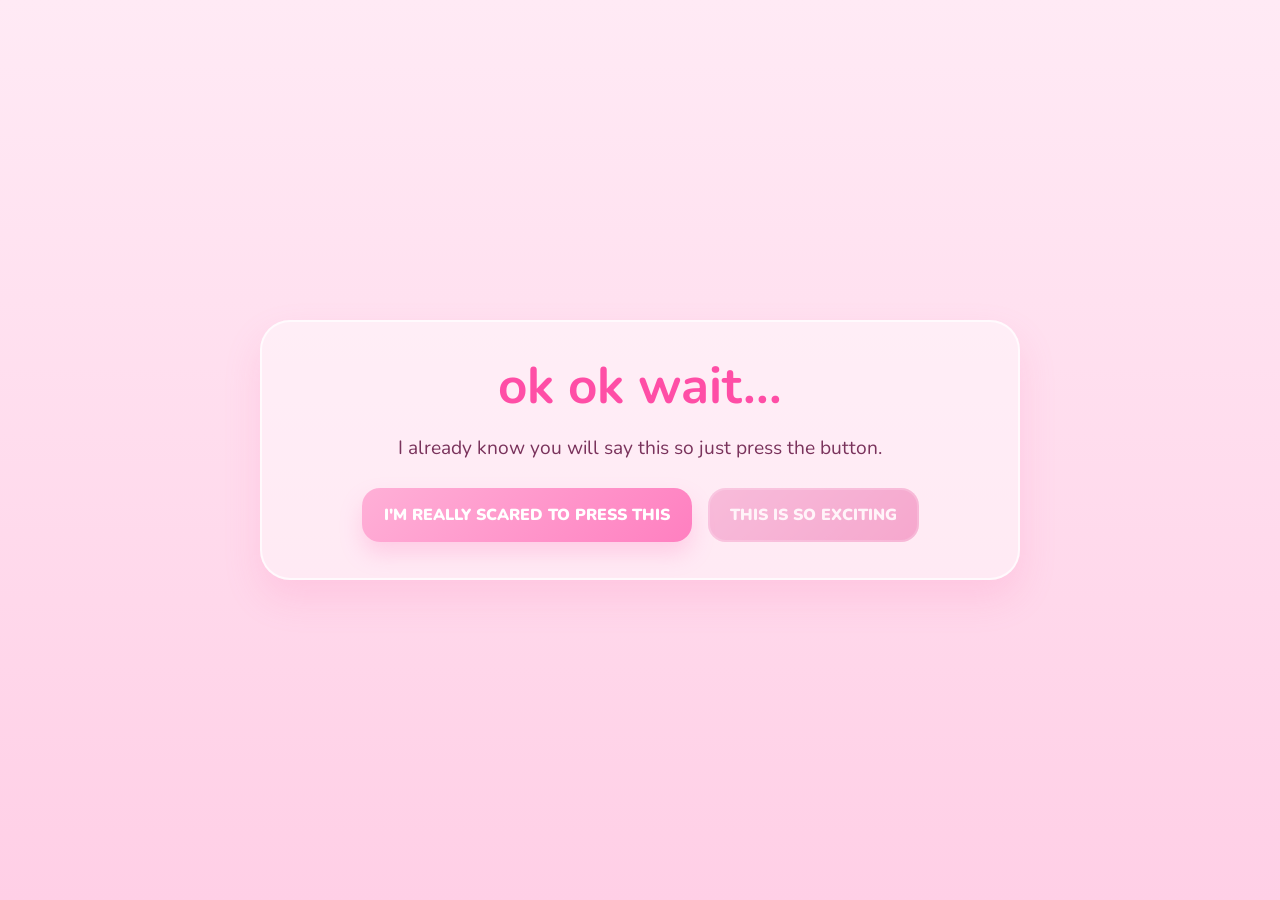
<file: final-page.html>
<!DOCTYPE html>
<html lang="en">
  <head>
    <meta charset="UTF-8" />
    <meta name="viewport" content="width=device-width, initial-scale=1.0" />
    <title>One More Thing</title>
    <link rel="preconnect" href="https://fonts.googleapis.com" />
    <link rel="preconnect" href="https://fonts.gstatic.com" crossorigin />
    <link href="https://fonts.googleapis.com/css2?family=Nunito:wght@400;600;700;800;900&display=swap" rel="stylesheet" />
    <link rel="stylesheet" href="styles.css" />
    <style>
      body {
        background: linear-gradient(180deg, #ffeaf5 0%, #ffcfe6 100%);
      }

      .heart-field {
        position: fixed;
        inset: 0;
        overflow: hidden;
        pointer-events: none;
        z-index: 0;
      }

      .heart {
        position: absolute;
        top: -20%;
        font-size: 1.1rem;
        color: rgba(255, 122, 184, 0.8);
        text-shadow: 0 0 12px rgba(255, 146, 206, 0.7);
        animation: floatHeart linear forwards;
        opacity: 0;
      }

      @keyframes floatHeart {
        0% {
          transform: translate3d(0, 0, 0) scale(0.6) rotate(0deg);
          opacity: 0;
        }
        15% {
          opacity: 0.9;
        }
        100% {
          transform: translate3d(var(--drift), 110vh, 0) scale(1.3) rotate(18deg);
          opacity: 0;
        }
      }

      .final-card {
        position: relative;
        z-index: 1;
        width: min(92vw, 760px);
        padding: 36px 28px;
        border-radius: 30px;
        background: rgba(255,255,255,0.45);
        border: 2px solid rgba(255,255,255,0.7);
        box-shadow: 0 18px 36px rgba(255, 118, 177, 0.18);
        text-align: center;
      }

      .final-card h1 {
        margin: 0;
        font-size: clamp(2.2rem, 4vw, 4rem);
        line-height: 1.1;
        color: #ff4ea6;
      }

      .final-card p {
        margin-top: 18px;
        font-size: 1.2rem;
        line-height: 1.6;
        color: #7a335c;
      }

      .cta-row {
        display: flex;
        justify-content: center;
        gap: 16px;
        flex-wrap: wrap;
        margin-top: 24px;
      }

      .cta-btn {
        border: none;
        padding: 16px 22px;
        border-radius: 18px;
        font-size: 1rem;
        font-weight: 900;
        cursor: pointer;
        transition: transform 0.2s ease, box-shadow 0.2s ease;
      }

      .cta-btn:hover:not(:disabled) {
        transform: translateY(-2px);
      }

      .cta-btn:disabled {
        opacity: 0.45;
        cursor: not-allowed;
        filter: grayscale(0.16);
        box-shadow: inset 0 0 0 2px rgba(255,255,255,0.2);
      }

      .scared {
        background: linear-gradient(135deg, #ffb0d7, #ff7fc0);
        color: white;
        box-shadow: 0 12px 22px rgba(255, 129, 190, 0.28);
      }

      .excited {
        background: linear-gradient(135deg, #ff7ec1, #ff4ea6);
        color: white;
        box-shadow: 0 12px 22px rgba(255, 78, 166, 0.28);
      }
    </style>
  </head>
  <body>
    <div class="heart-field" aria-hidden="true"></div>

    <main class="final-card">
      <h1>ok ok wait...</h1>
      <p>I already know you will say this so just press the button.</p>

      <div class="cta-row">
        <button class="cta-btn scared" type="button">I'M REALLY SCARED TO PRESS THIS</button>
        <button class="cta-btn excited" type="button">THIS IS SO EXCITING</button>
      </div>
    </main>

    <script>
      const heartField = document.querySelector('.heart-field');
      const scaredBtn = document.querySelector('.scared');
      const excitedBtn = document.querySelector('.excited');

      scaredBtn.addEventListener('click', () => {
        window.location.href = 'knight-page.html';
      });

      excitedBtn.disabled = true;
      excitedBtn.setAttribute('aria-disabled', 'true');
      excitedBtn.title = 'Locked for now 💖';

      function createHeart() {
        if (!heartField) return;
        const heart = document.createElement('span');
        const symbols = ['❤', '♥', '♡'];
        heart.className = 'heart';
        heart.textContent = symbols[Math.floor(Math.random() * symbols.length)];
        heart.style.left = `${Math.random() * 100}%`;
        heart.style.animationDuration = `${8 + Math.random() * 7}s`;
        heart.style.fontSize = `${0.9 + Math.random() * 1.7}rem`;
        heart.style.setProperty('--drift', `${(Math.random() - 0.5) * 180}px`);
        heartField.appendChild(heart);
        setTimeout(() => heart.remove(), 15000);
      }

      for (let i = 0; i < 22; i += 1) {
        setTimeout(createHeart, i * 260);
      }

      setInterval(createHeart, 500);
    </script>
  </body>
</html>
</file>
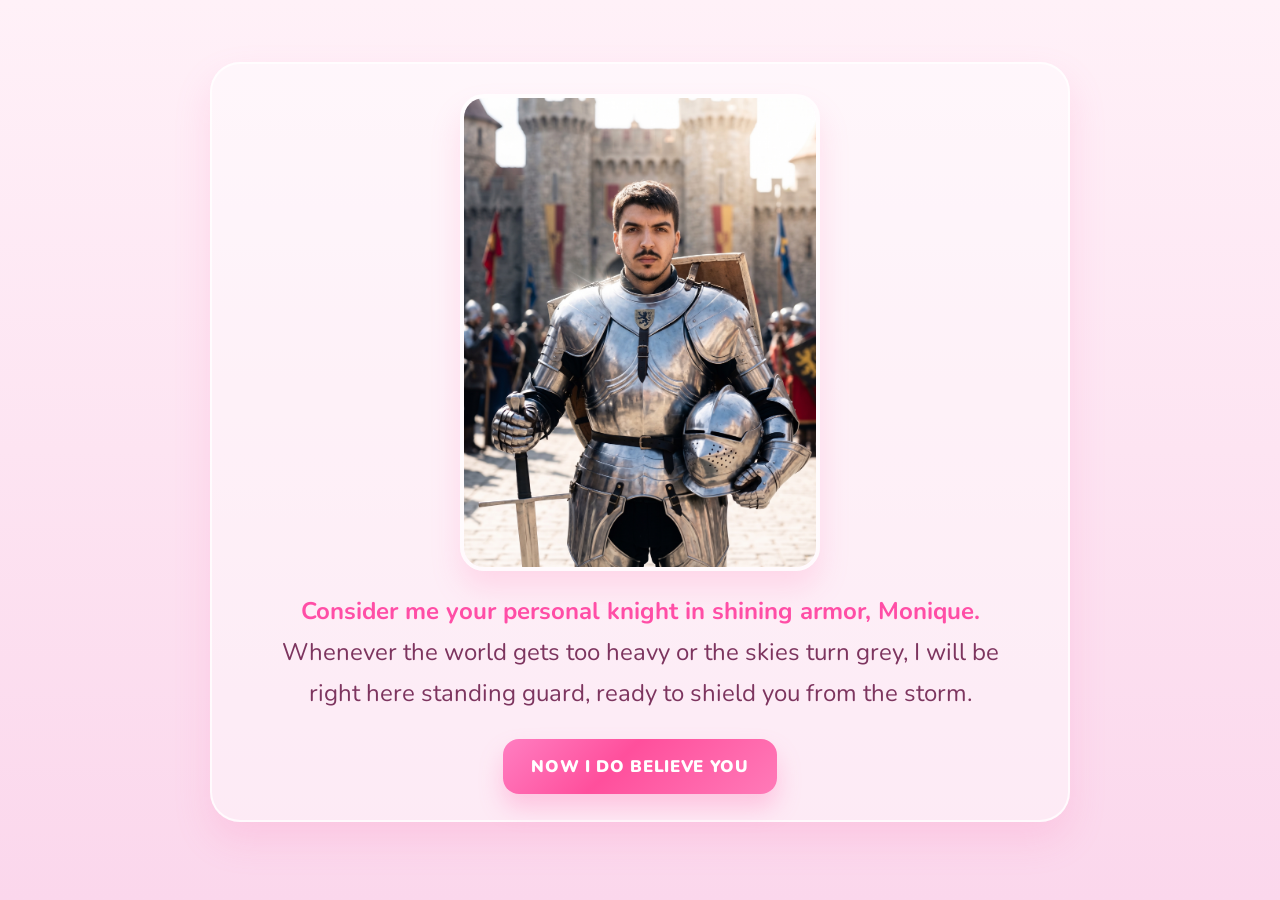
<file: knight-page.html>
<!DOCTYPE html>
<html lang="en">
  <head>
    <meta charset="UTF-8" />
    <meta name="viewport" content="width=device-width, initial-scale=1.0" />
    <title>My Knight</title>
    <link rel="preconnect" href="https://fonts.googleapis.com" />
    <link rel="preconnect" href="https://fonts.gstatic.com" crossorigin />
    <link href="https://fonts.googleapis.com/css2?family=Nunito:wght@400;600;700;800;900&display=swap" rel="stylesheet" />
    <link rel="stylesheet" href="styles.css" />
    <style>
      body {
        background: linear-gradient(180deg, #fff1f8 0%, #fbd7ec 100%);
        min-height: 100vh;
        overflow-x: hidden;
        padding: 24px 0 40px;
      }

      .heart-field {
        position: fixed;
        inset: 0;
        overflow: hidden;
        pointer-events: none;
        z-index: 0;
      }

      .heart {
        position: absolute;
        top: -20%;
        font-size: 1.1rem;
        color: rgba(255, 122, 184, 0.8);
        text-shadow: 0 0 12px rgba(255, 146, 206, 0.7);
        animation: floatHeart linear forwards;
        opacity: 0;
      }

      @keyframes floatHeart {
        0% {
          transform: translate3d(0, 0, 0) scale(0.6) rotate(0deg);
          opacity: 0;
        }
        15% {
          opacity: 0.9;
        }
        100% {
          transform: translate3d(var(--drift), 110vh, 0) scale(1.3) rotate(18deg);
          opacity: 0;
        }
      }

      .knight-card {
        position: relative;
        z-index: 1;
        width: min(92vw, 860px);
        padding: 30px 24px 26px;
        border-radius: 30px;
        background: rgba(255, 255, 255, 0.46);
        border: 2px solid rgba(255,255,255,0.75);
        box-shadow: 0 18px 36px rgba(255, 118, 177, 0.18);
        text-align: center;
      }

      .knight-image {
        width: min(82vw, 360px);
        height: auto;
        display: block;
        margin: 0 auto 20px;
        border-radius: 24px;
        box-shadow: 0 18px 30px rgba(255, 118, 177, 0.2);
        border: 4px solid rgba(255,255,255,0.7);
      }

      .knight-text {
        margin: 0 auto;
        max-width: 720px;
        font-size: clamp(1.1rem, 2vw, 1.5rem);
        line-height: 1.7;
        color: #7d355f;
      }

      .knight-text strong {
        color: #ff4ea6;
      }

      .final-cta {
        display: inline-block;
        margin-top: 26px;
        border: none;
        border-radius: 16px;
        background: linear-gradient(135deg, #ff7ec1 0%, #ff4f9c 42%, #ff7ab8 100%);
        color: white;
        padding: 16px 28px;
        font-size: 1.05rem;
        font-weight: 900;
        letter-spacing: 0.04em;
        cursor: pointer;
        box-shadow: 0 14px 24px rgba(255, 92, 167, 0.28);
      }
    </style>
  </head>
  <body>
    <div class="heart-field" aria-hidden="true"></div>

    <main class="knight-card">
      <img class="knight-image" src="Cavaler.jpg" alt="Knight in shining armor" />

      <p class="knight-text">
        <strong>Consider me your personal knight in shining armor, Monique.</strong>
        Whenever the world gets too heavy or the skies turn grey, I will be right here standing guard,
        ready to shield you from the storm.
      </p>

      <button class="final-cta" type="button">NOW I DO BELIEVE YOU</button>
    </main>

    <script>
      const heartField = document.querySelector('.heart-field');
      const finalBtn = document.querySelector('.final-cta');

      finalBtn.addEventListener('click', () => {
        window.location.href = 'compliments-page.html';
      });

      function createHeart() {
        if (!heartField) return;
        const heart = document.createElement('span');
        const symbols = ['❤', '♥', '♡'];
        heart.className = 'heart';
        heart.textContent = symbols[Math.floor(Math.random() * symbols.length)];
        heart.style.left = `${Math.random() * 100}%`;
        heart.style.animationDuration = `${8 + Math.random() * 7}s`;
        heart.style.fontSize = `${0.9 + Math.random() * 1.7}rem`;
        heart.style.setProperty('--drift', `${(Math.random() - 0.5) * 180}px`);
        heartField.appendChild(heart);
        setTimeout(() => heart.remove(), 15000);
      }

      for (let i = 0; i < 18; i += 1) {
        setTimeout(createHeart, i * 260);
      }

      setInterval(createHeart, 500);
    </script>
  </body>
</html>
</file>
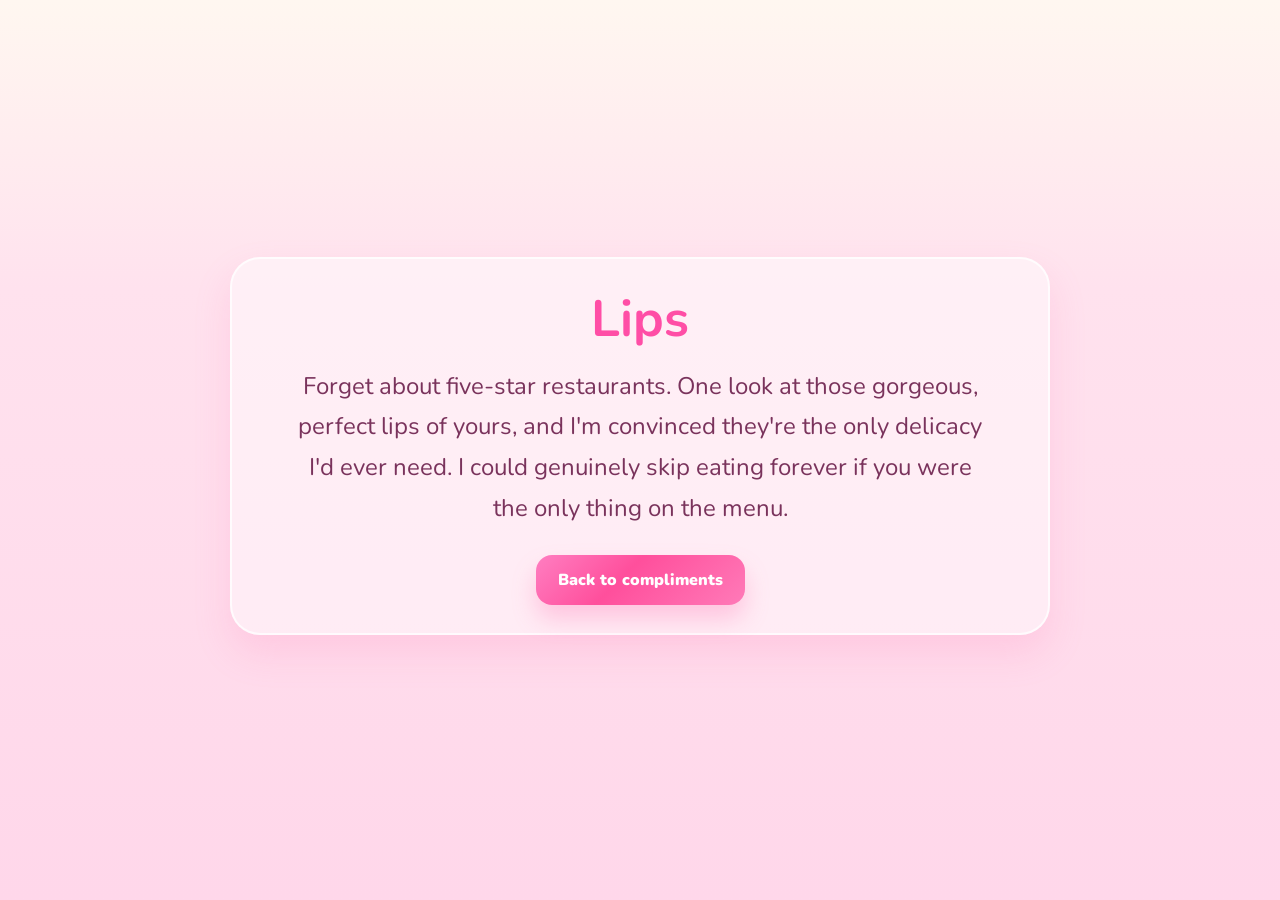
<file: lips-page.html>
<!DOCTYPE html>
<html lang="en">
  <head>
    <meta charset="UTF-8" />
    <meta name="viewport" content="width=device-width, initial-scale=1.0" />
    <title>Lips</title>
    <link rel="preconnect" href="https://fonts.googleapis.com" />
    <link rel="preconnect" href="https://fonts.gstatic.com" crossorigin />
    <link href="https://fonts.googleapis.com/css2?family=Nunito:wght@400;600;700;800;900&display=swap" rel="stylesheet" />
    <link rel="stylesheet" href="styles.css" />
    <style>
      body {
        background: linear-gradient(180deg, #fff7f0 0%, #ffe2ee 32%, #ffd7ea 100%);
        min-height: 100vh;
        overflow-x: hidden;
        padding: 32px 0 40px;
      }

      .heart-field {
        position: fixed;
        inset: 0;
        overflow: hidden;
        pointer-events: none;
        z-index: 0;
      }

      .heart {
        position: absolute;
        top: -20%;
        font-size: 1.1rem;
        color: rgba(255, 122, 184, 0.82);
        text-shadow: 0 0 12px rgba(255, 146, 206, 0.7);
        animation: floatHeart linear forwards;
        opacity: 0;
      }

      .kiss-pop {
        position: absolute;
        top: 50%;
        left: 50%;
        font-size: 1.8rem;
        color: rgba(255, 116, 180, 0.9);
        text-shadow: 0 0 12px rgba(255, 146, 206, 0.7);
        animation: kissFloat 2.2s ease-out forwards;
        opacity: 0;
        pointer-events: none;
      }

      @keyframes floatHeart {
        0% {
          transform: translate3d(0, 0, 0) scale(0.6) rotate(0deg);
          opacity: 0;
        }
        15% {
          opacity: 0.9;
        }
        100% {
          transform: translate3d(var(--drift), 110vh, 0) scale(1.3) rotate(18deg);
          opacity: 0;
        }
      }

      @keyframes kissFloat {
        0% {
          opacity: 0;
          transform: translate(-50%, 0) scale(0.8) rotate(0deg);
        }
        15% {
          opacity: 1;
        }
        100% {
          opacity: 0;
          transform: translate(
            calc(-50% + var(--kiss-x, 0px)),
            calc(-20px + var(--kiss-y, -30px))
          ) scale(1.4) rotate(12deg);
        }
      }

      .compliment-card {
        position: relative;
        z-index: 1;
        width: min(92vw, 820px);
        margin: 0 auto;
        padding: 32px 24px 28px;
        border-radius: 30px;
        background: rgba(255, 255, 255, 0.46);
        border: 2px solid rgba(255,255,255,0.75);
        box-shadow: 0 18px 36px rgba(255, 118, 177, 0.18);
        text-align: center;
      }

      .compliment-card h1 {
        margin: 0 0 18px;
        font-size: clamp(2.2rem, 4vw, 4rem);
        line-height: 1.1;
        color: #ff4ea6;
      }

      .compliment-card p {
        margin: 0 auto;
        max-width: 700px;
        font-size: clamp(1.1rem, 2vw, 1.5rem);
        line-height: 1.7;
        color: #7a335c;
      }

      .back-btn {
        display: inline-block;
        margin-top: 26px;
        border: none;
        border-radius: 16px;
        background: linear-gradient(135deg, #ff7ec1 0%, #ff4f9c 42%, #ff7ab8 100%);
        color: white;
        padding: 14px 22px;
        font-size: 1rem;
        font-weight: 900;
        cursor: pointer;
        box-shadow: 0 14px 24px rgba(255, 92, 167, 0.28);
      }
    </style>
  </head>
  <body>
    <div class="heart-field" aria-hidden="true"></div>

    <main class="compliment-card">
      <h1>Lips</h1>
      <p>
        Forget about five-star restaurants. One look at those gorgeous, perfect lips of yours, and I'm convinced
        they're the only delicacy I'd ever need. I could genuinely skip eating forever if you were the only thing on the menu.
      </p>

      <button class="back-btn" type="button">Back to compliments</button>
    </main>

    <script>
      const heartField = document.querySelector('.heart-field');
      const backBtn = document.querySelector('.back-btn');

      backBtn.addEventListener('click', () => {
        window.location.href = 'compliments-page.html';
      });

      function createHeart() {
        if (!heartField) return;
        const heart = document.createElement('span');
        const symbols = ['❤', '♥', '♡'];
        heart.className = 'heart';
        heart.textContent = symbols[Math.floor(Math.random() * symbols.length)];
        heart.style.left = `${Math.random() * 100}%`;
        heart.style.animationDuration = `${8 + Math.random() * 7}s`;
        heart.style.fontSize = `${0.9 + Math.random() * 1.8}rem`;
        heart.style.setProperty('--drift', `${(Math.random() - 0.5) * 180}px`);
        heartField.appendChild(heart);
        setTimeout(() => heart.remove(), 15000);
      }

      function createKissPop() {
        const kiss = document.createElement('span');
        kiss.className = 'kiss-pop';
        kiss.textContent = '💋';
        kiss.style.left = `${20 + Math.random() * 60}%`;
        kiss.style.top = `${18 + Math.random() * 60}%`;
        kiss.style.setProperty('--kiss-x', `${(Math.random() - 0.5) * 140}px`);
        kiss.style.setProperty('--kiss-y', `${(Math.random() - 0.5) * 120}px`);
        document.body.appendChild(kiss);
        setTimeout(() => kiss.remove(), 2200);
      }

      for (let i = 0; i < 18; i += 1) {
        setTimeout(createHeart, i * 260);
      }

      for (let i = 0; i < 9; i += 1) {
        setTimeout(createKissPop, i * 500);
      }

      setInterval(createHeart, 500);
      setInterval(createKissPop, 1800);
    </script>
  </body>
</html>
</file>
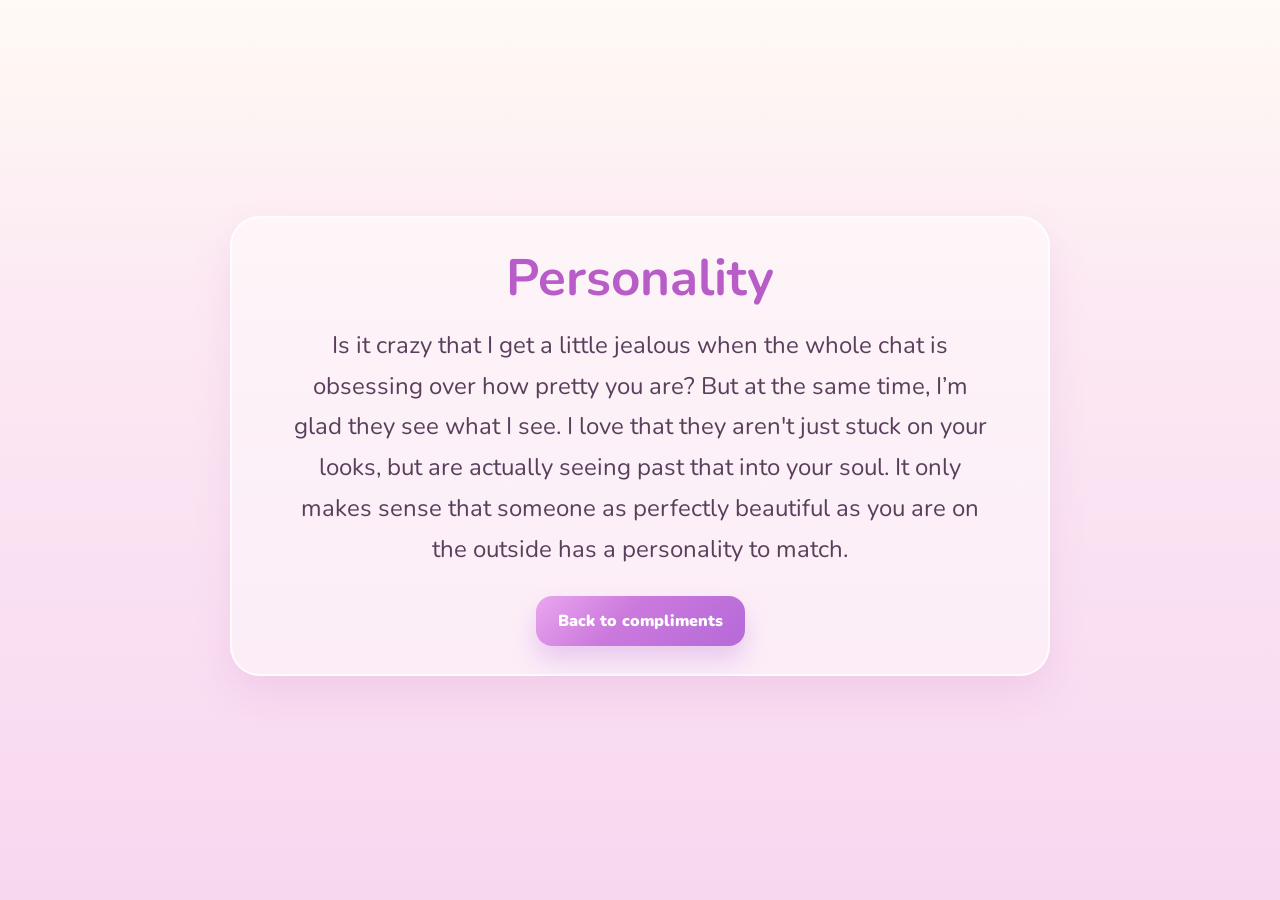
<file: personality-page.html>
<!DOCTYPE html>
<html lang="en">
  <head>
    <meta charset="UTF-8" />
    <meta name="viewport" content="width=device-width, initial-scale=1.0" />
    <title>Personality</title>
    <link rel="preconnect" href="https://fonts.googleapis.com" />
    <link rel="preconnect" href="https://fonts.gstatic.com" crossorigin />
    <link href="https://fonts.googleapis.com/css2?family=Nunito:wght@400;600;700;800;900&display=swap" rel="stylesheet" />
    <link rel="stylesheet" href="styles.css" />
    <style>
      body {
        background: linear-gradient(180deg, #fffaf4 0%, #fce9f3 34%, #f7d7f0 100%);
        min-height: 100vh;
        overflow-x: hidden;
        padding: 32px 0 40px;
      }

      .heart-field {
        position: fixed;
        inset: 0;
        overflow: hidden;
        pointer-events: none;
        z-index: 0;
      }

      .heart {
        position: absolute;
        top: -20%;
        font-size: 1.1rem;
        color: rgba(214, 132, 220, 0.8);
        text-shadow: 0 0 12px rgba(214, 132, 220, 0.75);
        animation: floatHeart linear forwards;
        opacity: 0;
      }

      .spark-pop {
        position: absolute;
        top: 50%;
        left: 50%;
        font-size: 1.8rem;
        color: rgba(177, 94, 218, 0.9);
        text-shadow: 0 0 12px rgba(196, 143, 255, 0.75);
        animation: sparkFloat 2.2s ease-out forwards;
        opacity: 0;
        pointer-events: none;
      }

      @keyframes floatHeart {
        0% {
          transform: translate3d(0, 0, 0) scale(0.6) rotate(0deg);
          opacity: 0;
        }
        15% {
          opacity: 0.9;
        }
        100% {
          transform: translate3d(var(--drift), 110vh, 0) scale(1.3) rotate(18deg);
          opacity: 0;
        }
      }

      @keyframes sparkFloat {
        0% {
          opacity: 0;
          transform: translate(-50%, 0) scale(0.8) rotate(0deg);
        }
        15% {
          opacity: 1;
        }
        100% {
          opacity: 0;
          transform: translate(
            calc(-50% + var(--spark-x, 0px)),
            calc(-20px + var(--spark-y, -30px))
          ) scale(1.35) rotate(12deg);
        }
      }

      .compliment-card {
        position: relative;
        z-index: 1;
        width: min(92vw, 820px);
        margin: 0 auto;
        padding: 32px 24px 28px;
        border-radius: 30px;
        background: rgba(255, 255, 255, 0.46);
        border: 2px solid rgba(255,255,255,0.75);
        box-shadow: 0 18px 36px rgba(209, 128, 197, 0.18);
        text-align: center;
      }

      .compliment-card h1 {
        margin: 0 0 18px;
        font-size: clamp(2.2rem, 4vw, 4rem);
        line-height: 1.1;
        color: #b85dc8;
      }

      .compliment-card p {
        margin: 0 auto;
        max-width: 700px;
        font-size: clamp(1.08rem, 2vw, 1.5rem);
        line-height: 1.7;
        color: #593f5b;
      }

      .back-btn {
        display: inline-block;
        margin-top: 26px;
        border: none;
        border-radius: 16px;
        background: linear-gradient(135deg, #eaa6ee 0%, #cb79dd 42%, #b56ad8 100%);
        color: white;
        padding: 14px 22px;
        font-size: 1rem;
        font-weight: 900;
        cursor: pointer;
        box-shadow: 0 14px 24px rgba(182, 106, 216, 0.28);
      }
    </style>
  </head>
  <body>
    <div class="heart-field" aria-hidden="true"></div>

    <main class="compliment-card">
      <h1>Personality</h1>
      <p>
        Is it crazy that I get a little jealous when the whole chat is obsessing over how pretty you are? But at the same time,
        I’m glad they see what I see. I love that they aren't just stuck on your looks, but are actually seeing past that into
        your soul. It only makes sense that someone as perfectly beautiful as you are on the outside has a personality to match.
      </p>

      <button class="back-btn" type="button">Back to compliments</button>
    </main>

    <script>
      const heartField = document.querySelector('.heart-field');
      const backBtn = document.querySelector('.back-btn');

      backBtn.addEventListener('click', () => {
        window.location.href = 'compliments-page.html';
      });

      function createHeart() {
        if (!heartField) return;
        const heart = document.createElement('span');
        const symbols = ['❤', '♥', '♡'];
        heart.className = 'heart';
        heart.textContent = symbols[Math.floor(Math.random() * symbols.length)];
        heart.style.left = `${Math.random() * 100}%`;
        heart.style.animationDuration = `${8 + Math.random() * 7}s`;
        heart.style.fontSize = `${0.9 + Math.random() * 1.8}rem`;
        heart.style.setProperty('--drift', `${(Math.random() - 0.5) * 180}px`);
        heartField.appendChild(heart);
        setTimeout(() => heart.remove(), 15000);
      }

      function createSparkPop() {
        const spark = document.createElement('span');
        const emojis = ['✨', '💫', '🌟', '💖'];
        spark.className = 'spark-pop';
        spark.textContent = emojis[Math.floor(Math.random() * emojis.length)];
        spark.style.left = `${20 + Math.random() * 60}%`;
        spark.style.top = `${18 + Math.random() * 60}%`;
        spark.style.setProperty('--spark-x', `${(Math.random() - 0.5) * 150}px`);
        spark.style.setProperty('--spark-y', `${(Math.random() - 0.5) * 120}px`);
        document.body.appendChild(spark);
        setTimeout(() => spark.remove(), 2200);
      }

      for (let i = 0; i < 18; i += 1) {
        setTimeout(createHeart, i * 260);
      }

      for (let i = 0; i < 9; i += 1) {
        setTimeout(createSparkPop, i * 500);
      }

      setInterval(createHeart, 500);
      setInterval(createSparkPop, 1800);
    </script>
  </body>
</html>
</file>
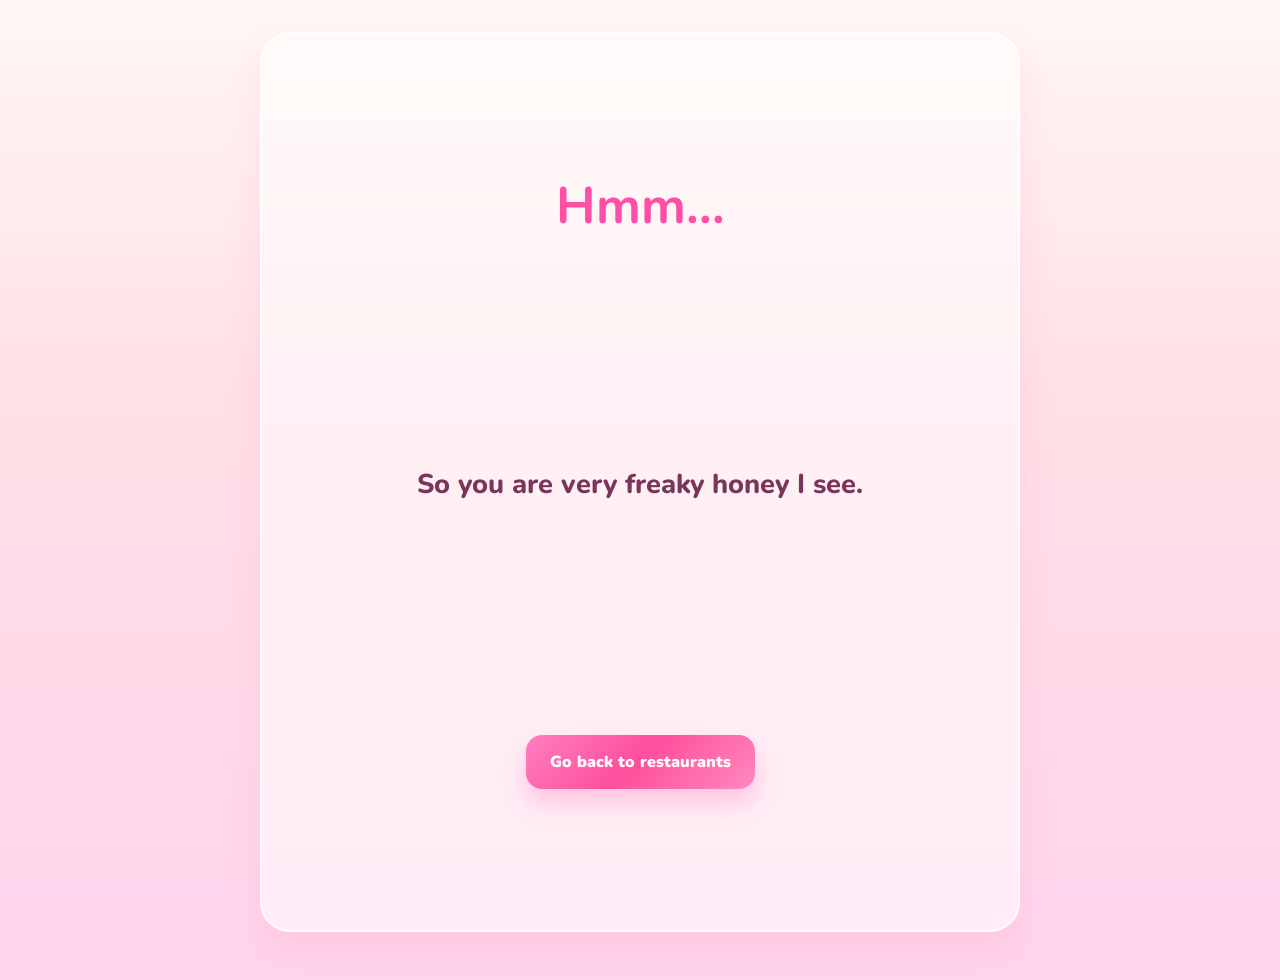
<file: restaurant-7th.html>
<!DOCTYPE html>
<html lang="en">
  <head>
    <meta charset="UTF-8" />
    <meta name="viewport" content="width=device-width, initial-scale=1.0" />
    <title>7th Option</title>
    <link rel="preconnect" href="https://fonts.googleapis.com" />
    <link rel="preconnect" href="https://fonts.gstatic.com" crossorigin />
    <link href="https://fonts.googleapis.com/css2?family=Nunito:wght@400;600;700;800;900&display=swap" rel="stylesheet" />
    <link rel="stylesheet" href="styles.css" />
    <style>
      body {
        background: linear-gradient(180deg, #fff7f4 0%, #ffe0e6 40%, #ffd4ec 100%);
        min-height: 100vh;
        padding: 32px 20px 48px;
        overflow-x: hidden;
      }

      .heart-field {
        position: fixed;
        inset: 0;
        overflow: hidden;
        pointer-events: none;
        z-index: 0;
      }

      .heart {
        position: absolute;
        top: -20%;
        font-size: 1.1rem;
        color: rgba(255, 120, 180, 0.85);
        text-shadow: 0 0 12px rgba(255, 154, 206, 0.75);
        animation: floatHeart linear forwards;
        opacity: 0;
      }

      @keyframes floatHeart {
        0% {
          transform: translate3d(0, 0, 0) scale(0.6) rotate(0deg);
          opacity: 0;
        }
        15% {
          opacity: 0.9;
        }
        100% {
          transform: translate3d(var(--drift), 120vh, 0) scale(1.3) rotate(18deg);
          opacity: 0;
        }
      }

      .page-shell {
        position: relative;
        z-index: 1;
        width: min(90vw, 760px);
        margin: 0 auto;
        padding: 36px 24px 40px;
        background: rgba(255,255,255,0.54);
        border: 2px solid rgba(255,255,255,0.8);
        border-radius: 30px;
        box-shadow: 0 18px 34px rgba(255, 118, 177, 0.15);
        text-align: center;
      }

      h1 {
        margin: 0 0 18px;
        font-size: clamp(2rem, 4vw, 3.2rem);
        color: #ff4ea6;
      }

      .message {
        margin: 0 auto 24px;
        max-width: 560px;
        font-size: clamp(1.2rem, 2.3vw, 1.7rem);
        line-height: 1.7;
        color: #7a355d;
        font-weight: 800;
      }

      .back-btn {
        display: inline-block;
        padding: 16px 24px;
        border: none;
        border-radius: 16px;
        background: linear-gradient(135deg, #ff7ec1 0%, #ff4f9c 48%, #ff8ac0 100%);
        color: white;
        font-size: 1rem;
        font-weight: 900;
        cursor: pointer;
        text-decoration: none;
        box-shadow: 0 14px 24px rgba(255, 92, 167, 0.28);
      }
    </style>
  </head>
  <body>
    <div class="heart-field" aria-hidden="true"></div>

    <main class="page-shell">
      <h1>Hmm...</h1>
      <p class="message">So you are very freaky honey I see.</p>
      <button class="back-btn" type="button">Go back to restaurants</button>
    </main>

    <script>
      const heartField = document.querySelector('.heart-field');
      const backBtn = document.querySelector('.back-btn');

      backBtn.addEventListener('click', () => {
        window.location.href = 'restaurant.html';
      });

      function createHeart() {
        if (!heartField) return;
        const heart = document.createElement('span');
        const symbols = ['❤', '♥', '♡'];
        heart.className = 'heart';
        heart.textContent = symbols[Math.floor(Math.random() * symbols.length)];
        heart.style.left = `${Math.random() * 100}%`;
        heart.style.animationDuration = `${8 + Math.random() * 7}s`;
        heart.style.fontSize = `${0.9 + Math.random() * 1.8}rem`;
        heart.style.setProperty('--drift', `${(Math.random() - 0.5) * 180}px`);
        heartField.appendChild(heart);
        setTimeout(() => heart.remove(), 16000);
      }

      for (let i = 0; i < 18; i += 1) {
        setTimeout(createHeart, i * 220);
      }

      setInterval(createHeart, 500);
    </script>
  </body>
</html>
</file>
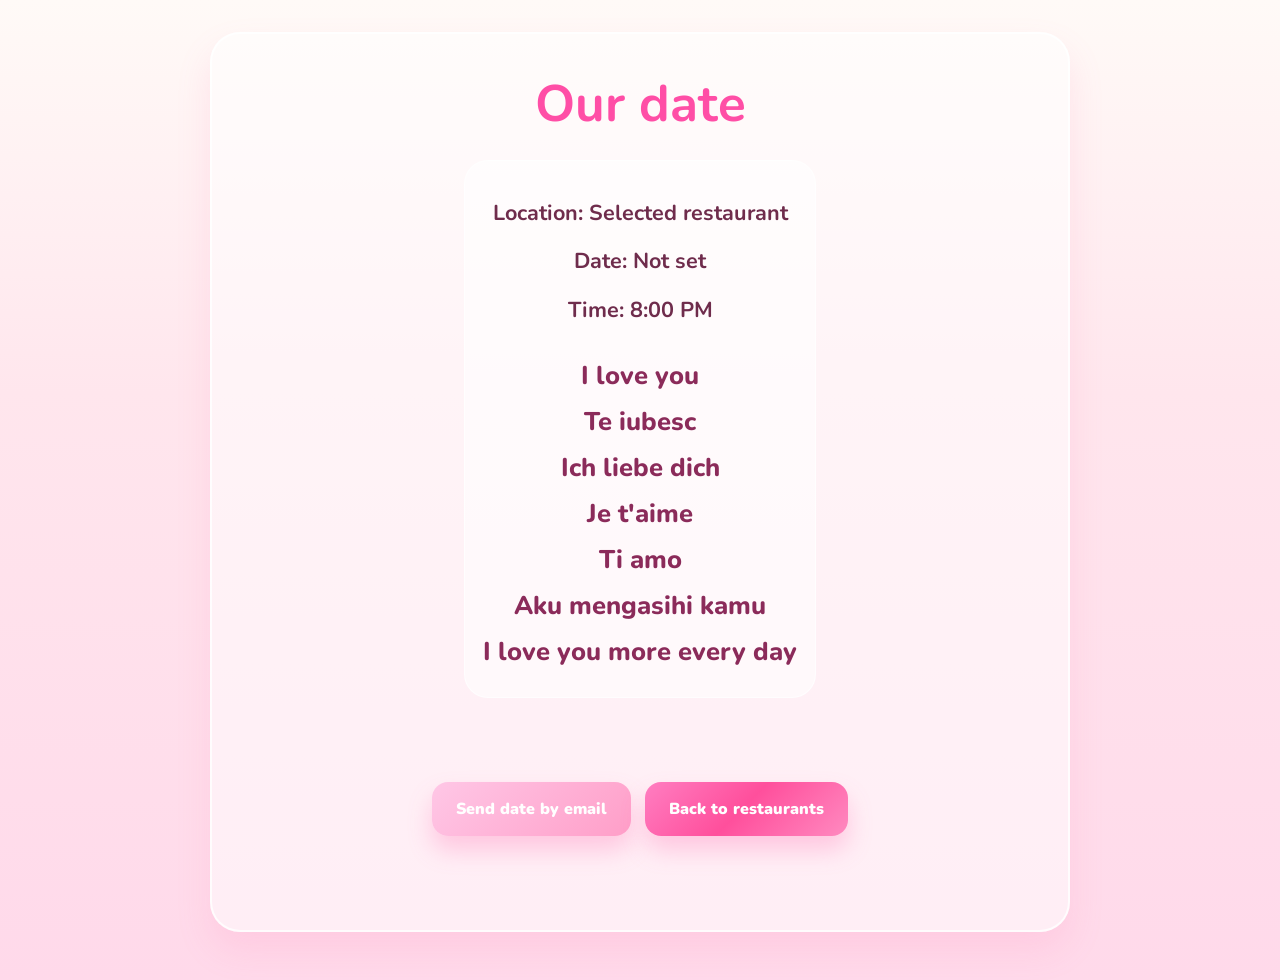
<file: restaurant-detail.html>
<!DOCTYPE html>
<html lang="en">
  <head>
    <meta charset="UTF-8" />
    <meta name="viewport" content="width=device-width, initial-scale=1.0" />
    <title>Date Details</title>
    <link rel="preconnect" href="https://fonts.googleapis.com" />
    <link rel="preconnect" href="https://fonts.gstatic.com" crossorigin />
    <link href="https://fonts.googleapis.com/css2?family=Nunito:wght@400;600;700;800;900&display=swap" rel="stylesheet" />
    <link rel="stylesheet" href="styles.css" />
    <style>
      body {
        background: linear-gradient(180deg, #fffaf7 0%, #ffe6ed 40%, #ffd9ea 100%);
        min-height: 100vh;
        padding: 32px 20px 48px;
        overflow-x: hidden;
      }

      .heart-field {
        position: fixed;
        inset: 0;
        overflow: hidden;
        pointer-events: none;
        z-index: 0;
      }

      .heart {
        position: absolute;
        top: -20%;
        font-size: 1.1rem;
        color: rgba(255, 119, 180, 0.85);
        text-shadow: 0 0 12px rgba(255, 154, 206, 0.75);
        animation: floatHeart linear forwards;
        opacity: 0;
      }

      @keyframes floatHeart {
        0% {
          transform: translate3d(0, 0, 0) scale(0.6) rotate(0deg);
          opacity: 0;
        }
        15% {
          opacity: 0.9;
        }
        100% {
          transform: translate3d(var(--drift), 120vh, 0) scale(1.3) rotate(18deg);
          opacity: 0;
        }
      }

      .page-shell {
        position: relative;
        z-index: 1;
        width: min(92vw, 860px);
        margin: 0 auto;
        padding: 34px 24px 40px;
        background: rgba(255,255,255,0.54);
        border: 2px solid rgba(255,255,255,0.8);
        border-radius: 30px;
        box-shadow: 0 18px 34px rgba(255, 118, 177, 0.15);
        text-align: center;
      }

      h1 {
        margin: 0 0 18px;
        font-size: clamp(2.2rem, 4vw, 4rem);
        color: #ff4ea6;
      }

      .detail-card {
        max-width: 660px;
        margin: 0 auto;
        padding: 22px 18px;
        border-radius: 24px;
        background: rgba(255,255,255,0.56);
        border: 1px solid rgba(255,255,255,0.7);
      }

      .detail-card p {
        margin: 12px 0;
        font-size: clamp(1.05rem, 2vw, 1.35rem);
        line-height: 1.7;
        color: #6f2c4c;
        font-weight: 700;
      }

      .love-line {
        margin-top: 24px;
        font-size: clamp(1.15rem, 2vw, 1.6rem);
        line-height: 1.8;
        color: #8b2b5a;
        font-weight: 800;
      }

      .actions {
        margin-top: 28px;
        display: flex;
        justify-content: center;
        gap: 14px;
        flex-wrap: wrap;
      }

      .back-btn,
      .mail-btn {
        display: inline-block;
        padding: 16px 24px;
        border: none;
        border-radius: 16px;
        background: linear-gradient(135deg, #ff7ec1 0%, #ff4f9c 48%, #ff8ac0 100%);
        color: white;
        font-size: 1rem;
        font-weight: 900;
        cursor: pointer;
        text-decoration: none;
        box-shadow: 0 14px 24px rgba(255, 92, 167, 0.28);
      }

      .mail-btn {
        background: linear-gradient(135deg, #ffc7e6 0%, #ff9ec8 100%);
      }
    </style>
  </head>
  <body>
    <div class="heart-field" aria-hidden="true"></div>

    <main class="page-shell">
      <h1>Our date</h1>

      <div class="detail-card">
        <p><strong>Location:</strong> <span id="restaurantName">Selected restaurant</span></p>
        <p><strong>Date:</strong> <span id="selectedDate">Not set</span></p>
        <p><strong>Time:</strong> <span id="selectedTime">Not set</span></p>

        <div class="love-line" id="loveMessage">
          I love you<br />
          Te iubesc<br />
          Ich liebe dich<br />
          Je t'aime<br />
          Ti amo<br />
          Aku mengasihi kamu<br />
          I love you more every day
        </div>
      </div>

      <div class="actions">
        <button class="mail-btn" type="button">Send date by email</button>
        <button class="back-btn" type="button">Back to restaurants</button>
      </div>
    </main>

    <script>
      const heartField = document.querySelector('.heart-field');
      const backBtn = document.querySelector('.back-btn');
      const mailBtn = document.querySelector('.mail-btn');
      const restaurantName = document.getElementById('restaurantName');
      const selectedDate = document.getElementById('selectedDate');
      const selectedTime = document.getElementById('selectedTime');

      let savedRestaurant = 'Selected restaurant';
      let savedDateText = 'Not set';
      let savedTimeText = 'Not set';

      try {
        savedRestaurant = localStorage.getItem('selectedRestaurant') || 'Selected restaurant';
        const savedDate = localStorage.getItem('selectedDate');
        savedTimeText = localStorage.getItem('selectedTime') || '8:00 PM';

        restaurantName.textContent = savedRestaurant;

        if (savedDate) {
          const dateObj = new Date(savedDate);
          savedDateText = dateObj.toLocaleDateString('en-US', {
            month: 'long',
            day: 'numeric',
            year: 'numeric'
          });
          selectedDate.textContent = savedDateText;
        }

        selectedTime.textContent = savedTimeText;
      } catch (error) {
        restaurantName.textContent = 'Selected restaurant';
        selectedDate.textContent = 'Not set';
        selectedTime.textContent = 'Not set';
      }

      const emailBody = `Restaurant: ${savedRestaurant}\nDate: ${savedDateText}\nTime: ${savedTimeText}`;

      mailBtn.addEventListener('click', async () => {
        try {
          const response = await fetch('/send-email', {
            method: 'POST',
            headers: {
              'Content-Type': 'application/json'
            },
            body: JSON.stringify({
              restaurant: savedRestaurant,
              date: savedDateText,
              time: savedTimeText,
              message: ''
            })
          });

          const result = await response.json();

          if (!response.ok || !result.ok) {
            const mailtoLink = `mailto:mihaicojocaru962@gmail.com?subject=${encodeURIComponent('Date plan for Monique')}&body=${encodeURIComponent(emailBody)}`;
            window.location.href = mailtoLink;
            return;
          }

          alert('Email sent successfully.');
        } catch (error) {
          const mailtoLink = `mailto:mihaicojocaru962@gmail.com?subject=${encodeURIComponent('Date plan for Monique')}&body=${encodeURIComponent(emailBody)}`;
          window.location.href = mailtoLink;
        }
      });

      backBtn.addEventListener('click', () => {
        window.location.href = 'restaurant.html';
      });

      function createHeart() {
        if (!heartField) return;
        const heart = document.createElement('span');
        const symbols = ['❤', '♥', '♡'];
        heart.className = 'heart';
        heart.textContent = symbols[Math.floor(Math.random() * symbols.length)];
        heart.style.left = `${Math.random() * 100}%`;
        heart.style.animationDuration = `${8 + Math.random() * 7}s`;
        heart.style.fontSize = `${0.9 + Math.random() * 1.8}rem`;
        heart.style.setProperty('--drift', `${(Math.random() - 0.5) * 180}px`);
        heartField.appendChild(heart);
        setTimeout(() => heart.remove(), 16000);
      }

      for (let i = 0; i < 20; i += 1) {
        setTimeout(createHeart, i * 220);
      }

      setInterval(createHeart, 500);
    </script>
  </body>
</html>
</file>
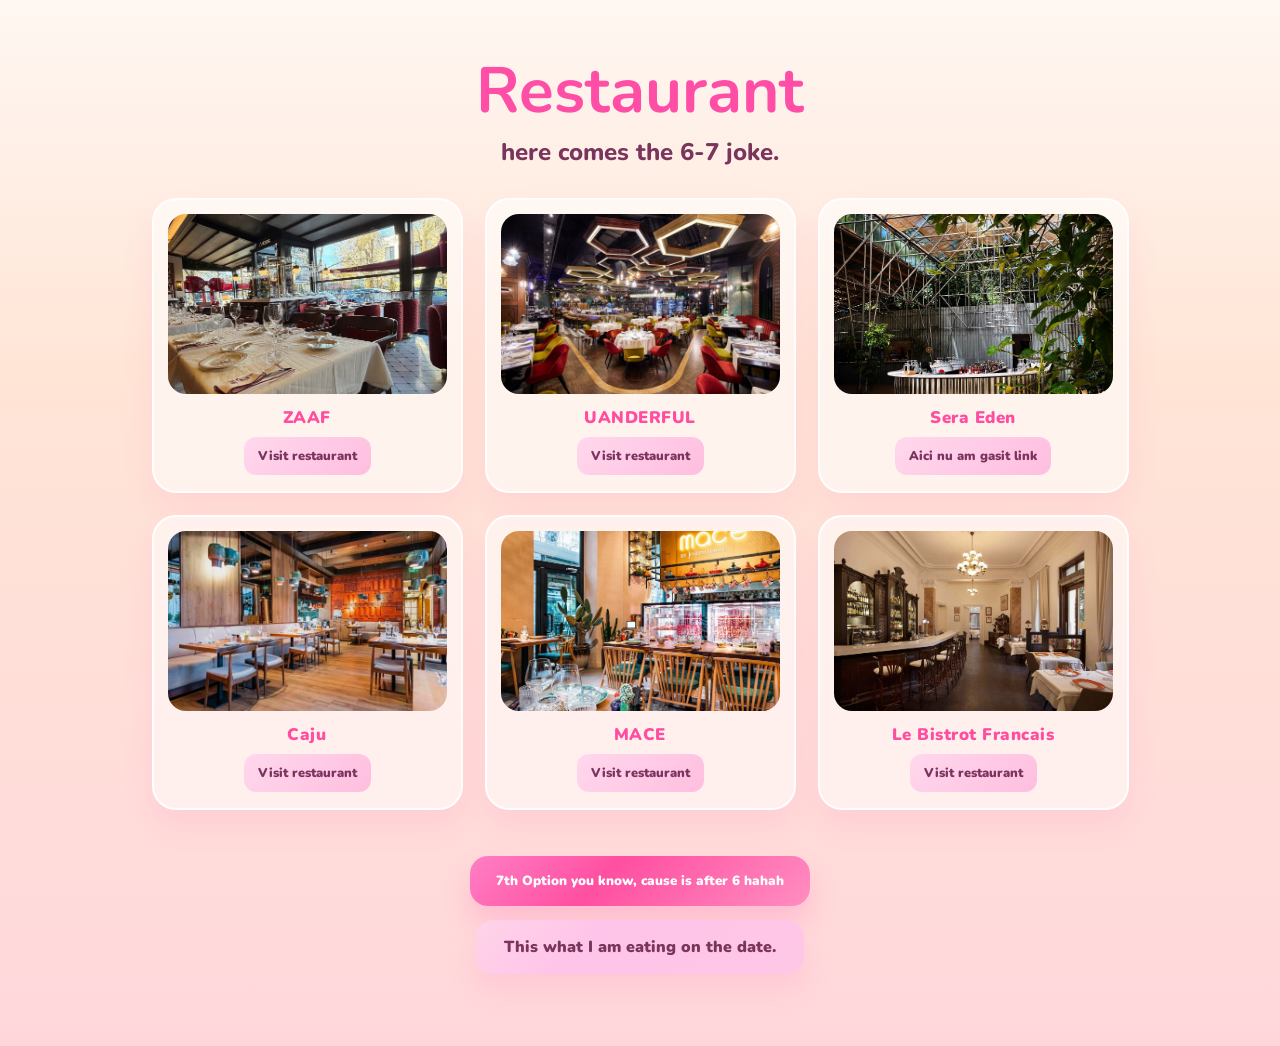
<file: restaurant.html>
<!DOCTYPE html>
<html lang="en">
  <head>
    <meta charset="UTF-8" />
    <meta name="viewport" content="width=device-width, initial-scale=1.0" />
    <title>Restaurant</title>
    <link rel="preconnect" href="https://fonts.googleapis.com" />
    <link rel="preconnect" href="https://fonts.gstatic.com" crossorigin />
    <link href="https://fonts.googleapis.com/css2?family=Nunito:wght@400;600;700;800;900&display=swap" rel="stylesheet" />
    <link rel="stylesheet" href="styles.css" />
    <style>
      body {
        background: linear-gradient(180deg, #fff7f2 0%, #ffe5d6 35%, #ffd7db 100%);
        min-height: 100vh;
        padding: 32px 20px 48px;
        overflow-x: hidden;
      }

      .heart-field {
        position: fixed;
        inset: 0;
        overflow: hidden;
        pointer-events: none;
        z-index: 0;
      }

      .heart {
        position: absolute;
        top: -20%;
        font-size: 1.1rem;
        color: rgba(255, 119, 180, 0.85);
        text-shadow: 0 0 12px rgba(255, 154, 206, 0.75);
        animation: floatHeart linear forwards;
        opacity: 0;
      }

      @keyframes floatHeart {
        0% {
          transform: translate3d(0, 0, 0) scale(0.6) rotate(0deg);
          opacity: 0;
        }
        15% {
          opacity: 0.9;
        }
        100% {
          transform: translate3d(var(--drift), 120vh, 0) scale(1.3) rotate(18deg);
          opacity: 0;
        }
      }

      .page-shell {
        position: relative;
        z-index: 1;
        width: min(100%, 1100px);
        margin: 0 auto;
        text-align: center;
      }

      h1 {
        margin: 0;
        font-size: clamp(2.5rem, 5vw, 5rem);
        line-height: 1.1;
        color: #ff4ea6;
      }

      .subtitle {
        margin: 10px auto 30px;
        max-width: 700px;
        font-size: clamp(1.1rem, 2vw, 1.5rem);
        font-weight: 800;
        color: #7a355d;
      }

      .restaurant-grid {
        display: grid;
        grid-template-columns: repeat(3, minmax(180px, 1fr));
        gap: 22px;
        margin: 0 auto 24px;
      }

      .restaurant-card {
        display: flex;
        flex-direction: column;
        text-decoration: none;
        background: rgba(255,255,255,0.56);
        border: 2px solid rgba(255,255,255,0.85);
        border-radius: 24px;
        padding: 14px 14px 16px;
        box-shadow: 0 16px 30px rgba(255, 118, 177, 0.12);
        transition: transform 0.18s ease, box-shadow 0.18s ease;
      }

      .restaurant-card:hover {
        transform: translateY(-3px);
        box-shadow: 0 20px 38px rgba(255, 118, 177, 0.18);
      }

      .restaurant-image-btn {
        padding: 0;
        border: none;
        background: transparent;
        cursor: pointer;
      }

      .restaurant-card img {
        width: 100%;
        height: 180px;
        object-fit: cover;
        border-radius: 18px;
        display: block;
        margin-bottom: 12px;
      }

      .restaurant-name {
        display: block;
        color: #ff4d9f;
        font-size: 1.05rem;
        font-weight: 900;
        letter-spacing: 0.03em;
        text-align: center;
      }

      .restaurant-actions {
        margin-top: 8px;
        display: flex;
        justify-content: center;
      }

      .restaurant-link {
        display: inline-flex;
        align-items: center;
        justify-content: center;
        padding: 10px 14px;
        border-radius: 12px;
        background: linear-gradient(135deg, #ffd8ed 0%, #ffbedf 100%);
        color: #7b335f;
        font-size: 0.8rem;
        font-weight: 900;
        text-decoration: none;
      }

      .restaurant-card.no-link {
        pointer-events: none;
      }

      .restaurant-card.no-link .restaurant-link {
        background: rgba(255,255,255,0.3);
        color: #8b506d;
        text-decoration: none;
        pointer-events: none;
      }

      .cta-block {
        margin-top: 22px;
        display: flex;
        flex-direction: column;
        align-items: center;
        gap: 14px;
      }

      .scary-btn,
      .ig-btn {
        display: inline-flex;
        align-items: center;
        justify-content: center;
        border: none;
        border-radius: 18px;
        font-weight: 900;
        cursor: pointer;
        text-decoration: none;
        transition: transform 0.18s ease, box-shadow 0.18s ease;
      }

      .scary-btn {
        padding: 16px 26px;
        background: linear-gradient(135deg, #ff7fc4 0%, #ff4fa1 40%, #ff8ec1 100%);
        color: #fff;
        box-shadow: 0 16px 26px rgba(255, 116, 183, 0.28);
      }

      .ig-btn {
        padding: 16px 28px;
        background: linear-gradient(135deg, #ffd4e8 0%, #ffc4e9 35%, #ffc7e6 100%);
        color: #7a355d;
        box-shadow: 0 16px 26px rgba(255, 144, 198, 0.22);
      }

      .scary-btn:hover,
      .ig-btn:hover {
        transform: translateY(-2px);
      }

      @media (max-width: 760px) {
        .restaurant-grid {
          grid-template-columns: repeat(2, minmax(160px, 1fr));
        }
      }

      @media (max-width: 520px) {
        .restaurant-grid {
          grid-template-columns: 1fr;
        }
      }
    </style>
  </head>
  <body>
    <div class="heart-field" aria-hidden="true"></div>

    <main class="page-shell">
      <h1>Restaurant</h1>
      <div class="subtitle">here comes the 6-7 joke.</div>

      <div class="restaurant-grid">
        <div class="restaurant-card">
          <button class="restaurant-image-btn" type="button" data-restaurant="ZAAF" data-page="restaurant-detail.html" aria-label="Choose ZAAF">
            <img src="ZAAF.jpg" alt="ZAAF" />
          </button>
          <span class="restaurant-name">ZAAF</span>
          <div class="restaurant-actions">
            <a class="restaurant-link" href="https://www.zaaf.ro/" target="_blank" rel="noreferrer">Visit restaurant</a>
          </div>
        </div>

        <div class="restaurant-card">
          <button class="restaurant-image-btn" type="button" data-restaurant="UANDERFUL" data-page="restaurant-detail.html" aria-label="Choose UANDERFUL">
            <img src="UANDERFUL.jpg" alt="UANDERFUL" />
          </button>
          <span class="restaurant-name">UANDERFUL</span>
          <div class="restaurant-actions">
            <a class="restaurant-link" href="https://uanderful.ro/the-story/" target="_blank" rel="noreferrer">Visit restaurant</a>
          </div>
        </div>

        <div class="restaurant-card">
          <button class="restaurant-image-btn" type="button" data-restaurant="Sera Eden" data-page="restaurant-detail.html" aria-label="Choose Sera Eden">
            <img src="Sera Eden.jpg" alt="Sera Eden" />
          </button>
          <span class="restaurant-name">Sera Eden</span>
          <div class="restaurant-actions">
            <span class="restaurant-link">Aici nu am gasit link</span>
          </div>
        </div>

        <div class="restaurant-card">
          <button class="restaurant-image-btn" type="button" data-restaurant="Caju" data-page="restaurant-detail.html" aria-label="Choose Caju">
            <img src="Caju.jpg" alt="Caju" />
          </button>
          <span class="restaurant-name">Caju</span>
          <div class="restaurant-actions">
            <a class="restaurant-link" href="https://cajubyjosephhadad.ro/" target="_blank" rel="noreferrer">Visit restaurant</a>
          </div>
        </div>

        <div class="restaurant-card">
          <button class="restaurant-image-btn" type="button" data-restaurant="MACE" data-page="restaurant-detail.html" aria-label="Choose MACE">
            <img src="MACE.jpg" alt="MACE" />
          </button>
          <span class="restaurant-name">MACE</span>
          <div class="restaurant-actions">
            <a class="restaurant-link" href="https://macebyjosephhadad.ro/" target="_blank" rel="noreferrer">Visit restaurant</a>
          </div>
        </div>

        <div class="restaurant-card">
          <button class="restaurant-image-btn" type="button" data-restaurant="Le Bistrot Francais" data-page="restaurant-detail.html" aria-label="Choose Le Bistrot Francais">
            <img src="Le Bistrot Francais.jpg" alt="Le Bistrot Francais" />
          </button>
          <span class="restaurant-name">Le Bistrot Francais</span>
          <div class="restaurant-actions">
            <a class="restaurant-link" href="https://www.lebistrotfrancais.ro/" target="_blank" rel="noreferrer">Visit restaurant</a>
          </div>
        </div>
      </div>

      <div class="cta-block">
        <button class="scary-btn" type="button" data-page="restaurant-7th.html">7th Option you know, cause is after 6 hahah</button>
        <a class="ig-btn" href="https://www.instagram.com/moniquerhenattaa/" target="_blank" rel="noreferrer">This what I am eating on the date.</a>
      </div>
    </main>

    <script>
      const heartField = document.querySelector('.heart-field');
      const imageButtons = document.querySelectorAll('.restaurant-image-btn');
      const scaryBtn = document.querySelector('.scary-btn');

      imageButtons.forEach((button) => {
        button.addEventListener('click', () => {
          const restaurant = button.dataset.restaurant || 'Selected restaurant';
          localStorage.setItem('selectedRestaurant', restaurant);
          window.location.href = button.dataset.page || 'restaurant-detail.html';
        });
      });

      if (scaryBtn) {
        scaryBtn.addEventListener('click', () => {
          window.location.href = scaryBtn.dataset.page || 'restaurant-7th.html';
        });
      }

      function createHeart() {
        if (!heartField) return;
        const heart = document.createElement('span');
        const symbols = ['❤', '♥', '♡'];
        heart.className = 'heart';
        heart.textContent = symbols[Math.floor(Math.random() * symbols.length)];
        heart.style.left = `${Math.random() * 100}%`;
        heart.style.animationDuration = `${8 + Math.random() * 7}s`;
        heart.style.fontSize = `${0.9 + Math.random() * 1.8}rem`;
        heart.style.setProperty('--drift', `${(Math.random() - 0.5) * 180}px`);
        heartField.appendChild(heart);
        setTimeout(() => heart.remove(), 16000);
      }

      for (let i = 0; i < 24; i += 1) {
        setTimeout(createHeart, i * 220);
      }

      setInterval(createHeart, 500);
    </script>
  </body>
</html>
</file>
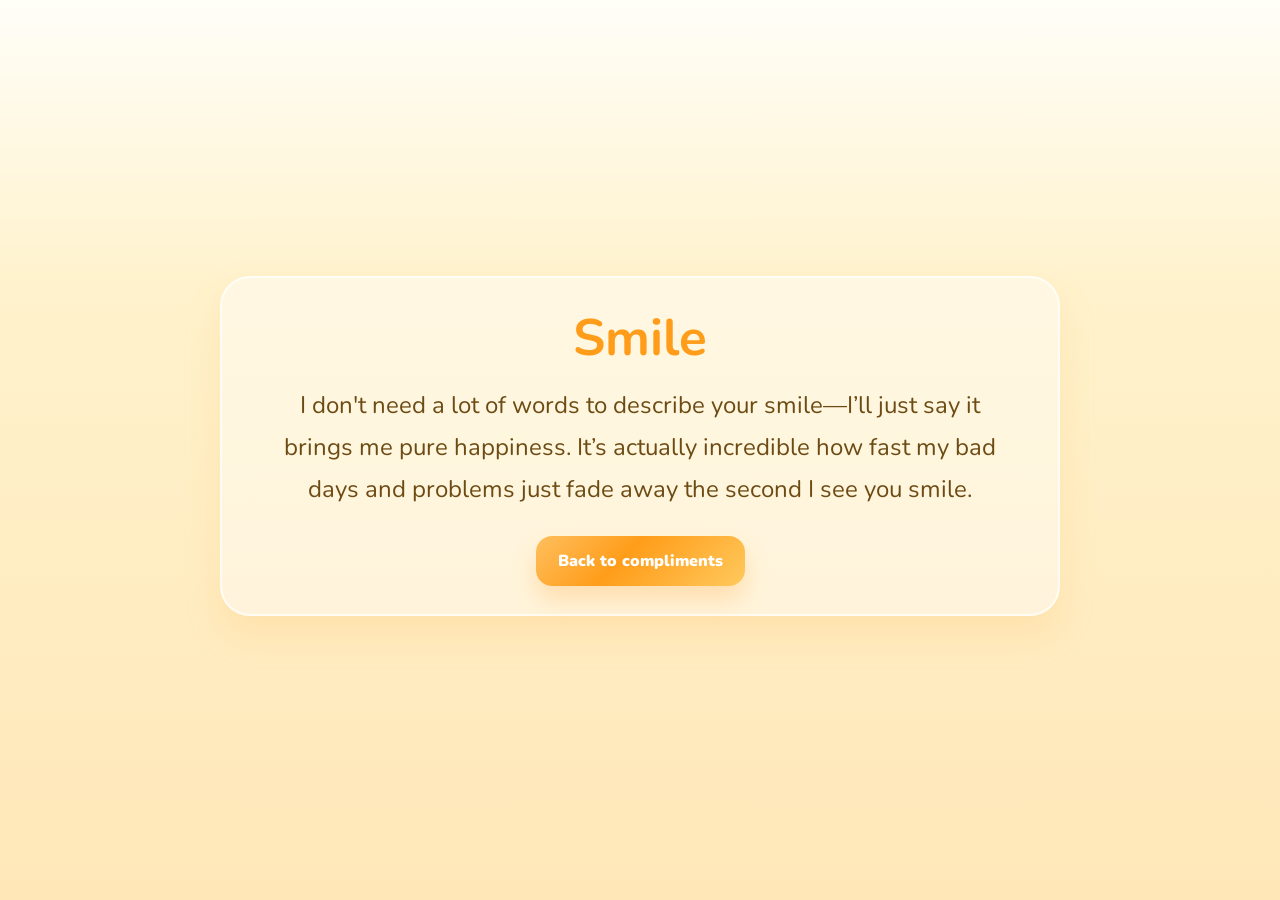
<file: smile-page.html>
<!DOCTYPE html>
<html lang="en">
  <head>
    <meta charset="UTF-8" />
    <meta name="viewport" content="width=device-width, initial-scale=1.0" />
    <title>Smile</title>
    <link rel="preconnect" href="https://fonts.googleapis.com" />
    <link rel="preconnect" href="https://fonts.gstatic.com" crossorigin />
    <link href="https://fonts.googleapis.com/css2?family=Nunito:wght@400;600;700;800;900&display=swap" rel="stylesheet" />
    <link rel="stylesheet" href="styles.css" />
    <style>
      body {
        background: linear-gradient(180deg, #fffef8 0%, #fff2cc 32%, #ffe7b8 100%);
        min-height: 100vh;
        overflow-x: hidden;
        padding: 32px 0 40px;
      }

      .heart-field {
        position: fixed;
        inset: 0;
        overflow: hidden;
        pointer-events: none;
        z-index: 0;
      }

      .heart {
        position: absolute;
        top: -20%;
        font-size: 1.1rem;
        color: rgba(255, 182, 71, 0.8);
        text-shadow: 0 0 12px rgba(255, 196, 107, 0.7);
        animation: floatHeart linear forwards;
        opacity: 0;
      }

      .smile-pop {
        position: absolute;
        top: 50%;
        left: 50%;
        font-size: 2rem;
        color: rgba(255, 166, 0, 0.9);
        text-shadow: 0 0 10px rgba(255, 189, 81, 0.6);
        animation: smileFloat 2.5s ease-out forwards;
        opacity: 0;
        pointer-events: none;
      }

      @keyframes floatHeart {
        0% {
          transform: translate3d(0, 0, 0) scale(0.6) rotate(0deg);
          opacity: 0;
        }
        15% {
          opacity: 0.9;
        }
        100% {
          transform: translate3d(var(--drift), 110vh, 0) scale(1.3) rotate(20deg);
          opacity: 0;
        }
      }

      @keyframes smileFloat {
        0% {
          opacity: 0;
          transform: translate(-50%, 0) scale(0.75) rotate(0deg);
        }
        15% {
          opacity: 1;
        }
        100% {
          opacity: 0;
          transform: translate(
            calc(-50% + var(--smile-x, 0px)),
            calc(-40px + var(--smile-y, -20px))
          ) scale(1.45) rotate(12deg);
        }
      }

      .compliment-card {
        position: relative;
        z-index: 1;
        width: min(92vw, 840px);
        margin: 0 auto;
        padding: 32px 24px 28px;
        border-radius: 30px;
        background: rgba(255, 255, 255, 0.42);
        border: 2px solid rgba(255,255,255,0.7);
        box-shadow: 0 18px 36px rgba(255, 176, 72, 0.18);
        text-align: center;
      }

      .compliment-card h1 {
        margin: 0 0 18px;
        font-size: clamp(2.2rem, 4vw, 4rem);
        line-height: 1.1;
        color: #ff9d1a;
      }

      .compliment-card p {
        margin: 0 auto;
        max-width: 720px;
        font-size: clamp(1.1rem, 2vw, 1.5rem);
        line-height: 1.75;
        color: #6d4b14;
      }

      .back-btn {
        display: inline-block;
        margin-top: 26px;
        border: none;
        border-radius: 16px;
        background: linear-gradient(135deg, #ffbf5e 0%, #ff9d1a 42%, #ffc95d 100%);
        color: white;
        padding: 14px 22px;
        font-size: 1rem;
        font-weight: 900;
        cursor: pointer;
        box-shadow: 0 14px 24px rgba(255, 159, 47, 0.26);
      }
    </style>
  </head>
  <body>
    <div class="heart-field" aria-hidden="true"></div>

    <main class="compliment-card">
      <h1>Smile</h1>
      <p>
        I don't need a lot of words to describe your smile—I’ll just say it brings me pure happiness.
        It’s actually incredible how fast my bad days and problems just fade away the second I see you smile.
      </p>

      <button class="back-btn" type="button">Back to compliments</button>
    </main>

    <script>
      const heartField = document.querySelector('.heart-field');
      const backBtn = document.querySelector('.back-btn');

      backBtn.addEventListener('click', () => {
        window.location.href = 'compliments-page.html';
      });

      function createHeart() {
        if (!heartField) return;
        const heart = document.createElement('span');
        const symbols = ['❤', '♥', '♡'];
        heart.className = 'heart';
        heart.textContent = symbols[Math.floor(Math.random() * symbols.length)];
        heart.style.left = `${Math.random() * 100}%`;
        heart.style.animationDuration = `${8 + Math.random() * 7}s`;
        heart.style.fontSize = `${0.9 + Math.random() * 1.8}rem`;
        heart.style.setProperty('--drift', `${(Math.random() - 0.5) * 180}px`);
        heartField.appendChild(heart);
        setTimeout(() => heart.remove(), 15000);
      }

      function createSmilePop() {
        const smile = document.createElement('span');
        smile.className = 'smile-pop';
        const emojis = ['😊', '😄', '✨', '☀️'];
        smile.textContent = emojis[Math.floor(Math.random() * emojis.length)];
        smile.style.left = `${20 + Math.random() * 60}%`;
        smile.style.top = `${18 + Math.random() * 60}%`;
        smile.style.setProperty('--smile-x', `${(Math.random() - 0.5) * 150}px`);
        smile.style.setProperty('--smile-y', `${(Math.random() - 0.5) * 140}px`);
        document.body.appendChild(smile);
        setTimeout(() => smile.remove(), 2600);
      }

      for (let i = 0; i < 18; i += 1) {
        setTimeout(createHeart, i * 260);
      }

      for (let i = 0; i < 10; i += 1) {
        setTimeout(createSmilePop, i * 420);
      }

      setInterval(createHeart, 500);
      setInterval(createSmilePop, 1800);
    </script>
  </body>
</html>
</file>
<file: styles.css>
:root {
  --bg-deep: #fff3f8;
  --bg-warm: #ffd7eb;
  --bg-pink: #ffb4d6;
  --pink-strong: #ff5ea8;
  --pink-main: #ff7bb8;
  --pink-soft: #ffaed0;
  --pink-glow: rgba(255, 122, 188, 0.5);
  --rose: #ff3f9c;
  --white: #fffafc;
  --text: #6d234b;
  --shadow: rgba(255, 102, 176, 0.3);
}

* {
  box-sizing: border-box;
}

html, body {
  margin: 0;
  min-height: 100%;
  font-family: "Nunito", sans-serif;
  background: radial-gradient(circle at top, #fff8fb 0%, var(--bg-warm) 26%, var(--bg-deep) 100%);
  color: var(--text);
}

body {
  min-height: 100vh;
  display: grid;
  place-items: center;
  overflow-x: hidden;
  overflow-y: auto;
  position: relative;
  padding: 32px 0;
}

.heart-field {
  position: fixed;
  inset: 0;
  overflow: hidden;
  pointer-events: none;
  z-index: 0;
}

.heart {
  position: absolute;
  top: -20%;
  font-size: 1.1rem;
  color: rgba(255, 122, 184, 0.8);
  text-shadow: 0 0 12px rgba(255, 146, 206, 0.7);
  animation: floatHeart linear forwards;
  opacity: 0;
}

@keyframes floatHeart {
  0% {
    transform: translate3d(0, 0, 0) scale(0.6) rotate(0deg);
    opacity: 0;
  }
  15% {
    opacity: 0.9;
  }
  100% {
    transform: translate3d(var(--drift), 110vh, 0) scale(1.3) rotate(18deg);
    opacity: 0;
  }
}

.page-shell {
  position: relative;
  width: 100%;
  min-height: 100vh;
  display: grid;
  place-items: center;
  padding: 24px;
  overflow: visible;
  z-index: 1;
}

.message-card {
  position: relative;
  width: min(92vw, 760px);
  min-height: 420px;
  padding: 48px 38px 36px;
  border: 3px solid rgba(255, 255, 255, 0.8);
  border-radius: 32px;
  background: linear-gradient(135deg, rgba(255,255,255,0.72), rgba(255, 205, 231, 0.82));
  box-shadow: 0 18px 40px var(--shadow), inset 0 0 0 1px rgba(255,255,255,0.55);
  backdrop-filter: blur(12px);
  overflow: hidden;
  display: flex;
  flex-direction: column;
  align-items: center;
  justify-content: center;
  text-align: center;
  isolation: isolate;
  z-index: 2;
}

.message-card::before {
  content: "";
  position: absolute;
  inset: 16px;
  border-radius: 26px;
  border: 1px solid rgba(255, 122, 188, 0.22);
  pointer-events: none;
}

.spark {
  position: absolute;
  width: 16px;
  height: 16px;
  border-radius: 50%;
  background: radial-gradient(circle, rgba(255,255,255,0.95), rgba(255,168,214,0.8));
  box-shadow: 0 0 24px rgba(255, 167, 213, 0.8);
}

.spark-one { top: 52px; left: 82px; }
.spark-two { bottom: 64px; right: 90px; }
.spark-three { top: 150px; right: 120px; width: 12px; height: 12px; }

.intro,
.message-card h1,
.response {
  position: relative;
  z-index: 1;
  pointer-events: none;
}

.intro {
  margin: 0 0 12px;
  font-size: clamp(1.5rem, 2vw, 2.4rem);
  font-weight: 900;
  letter-spacing: 0.08em;
  text-transform: uppercase;
  color: var(--rose);
  text-shadow: 0 4px 16px rgba(255, 94, 168, 0.24);
  text-align: center;
}

.message-card h1 {
  margin: 0;
  max-width: 560px;
  font-size: clamp(2.1rem, 4vw, 4.1rem);
  line-height: 1.08;
  font-weight: 900;
  letter-spacing: 0.04em;
  text-transform: uppercase;
  color: #ff5ca7;
  text-shadow: 0 6px 18px rgba(255, 105, 176, 0.15);
  text-align: center;
}

.actions {
  position: relative;
  margin-top: 42px;
  min-height: 160px;
  display: flex;
  align-items: center;
  justify-content: center;
  gap: 20px;
  z-index: 1;
  overflow: visible;
}

button {
  border: none;
  font-family: inherit;
  cursor: pointer;
  transition: transform 0.2s ease, box-shadow 0.2s ease, filter 0.2s ease;
}

.listen-btn {
  min-width: 280px;
  padding: 22px 28px;
  border-radius: 18px;
  background: linear-gradient(135deg, #ff7ec1 0%, #ff4f9c 42%, #ff7ab8 100%);
  color: var(--white);
  font-size: clamp(1.4rem, 2vw, 2.7rem);
  font-weight: 900;
  letter-spacing: 0.06em;
  box-shadow: 0 18px 28px rgba(255, 90, 158, 0.28), inset 0 2px 10px rgba(255,255,255,0.4);
}

.listen-btn:hover {
  transform: translateY(-3px) scale(1.02);
  box-shadow: 0 22px 32px rgba(255, 90, 158, 0.36), inset 0 2px 10px rgba(255,255,255,0.4);
}

.no-btn {
  position: absolute;
  left: 72%;
  top: 72%;
  min-width: 72px;
  padding: 10px 16px;
  border-radius: 999px;
  background: rgba(255,255,255,0.45);
  border: 2px solid rgba(255, 100, 176, 0.35);
  color: var(--pink-strong);
  font-size: 0.9rem;
  font-weight: 800;
  box-shadow: 0 8px 18px rgba(255, 124, 189, 0.18);
  z-index: 50;
  display: inline-block;
  visibility: visible;
  opacity: 1;
  pointer-events: auto;
}

.no-btn:hover,
.no-btn:focus-visible {
  transform: scale(1.06);
  box-shadow: 0 10px 20px rgba(255, 124, 189, 0.22);
}

.response {
  margin: 8px 0 0;
  font-size: clamp(0.95rem, 1.5vw, 1.4rem);
  font-weight: 800;
  color: var(--rose);
  text-align: center;
  letter-spacing: 0.02em;
}

.response span {
  color: #ff447e;
}

@media (max-width: 640px) {
  .message-card {
    min-height: 500px;
    padding: 32px 20px 28px;
  }

  .actions {
    flex-direction: column;
    align-items: center;
    justify-content: flex-start;
    min-height: 220px;
  }

  .listen-btn {
    width: 100%;
    max-width: 280px;
  }

  .no-btn {
    right: 20px;
    bottom: 26px;
  }
}
</file>
